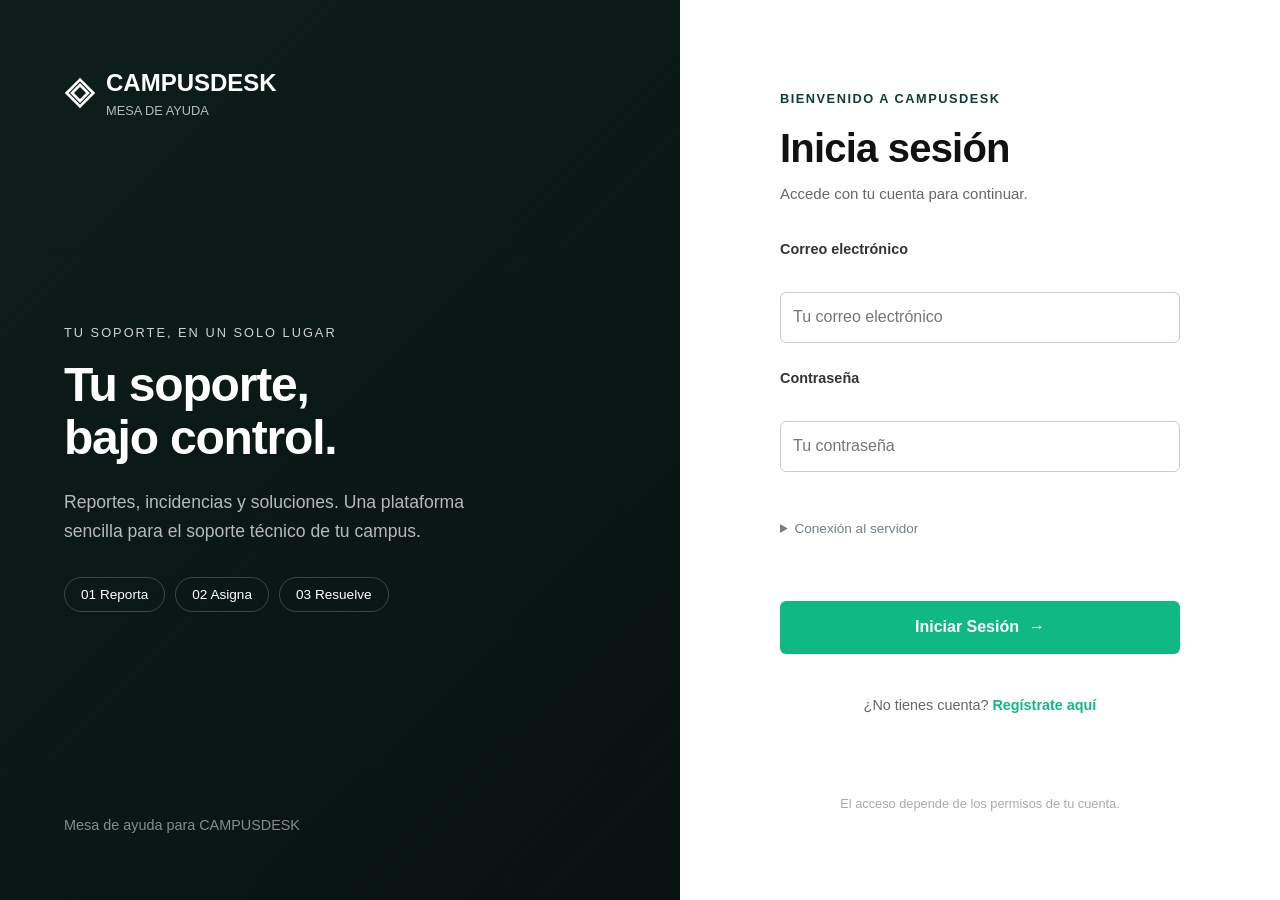
<file: Frontend/index.html>
<!DOCTYPE html>
<html lang="es">
<head>
    <meta charset="UTF-8">
    <meta name="viewport" content="width=device-width, initial-scale=1.0">
    <title>CAMPUSDESK - Inicio de sesión</title>
    <link rel="stylesheet" href="styles.css"> <!-- Reutiliza tus estilos existentes -->
    <style>
        /* Ajustes y personalización para la marca CAMPUSDESK */
        :root {
            --color-principal: #0E3E35;
            --color-acento: #10B981;
            --color-oscuro: #0D1E1B;
        }
        .banner-izq {
            background: linear-gradient(135deg, var(--color-oscuro) 0%, #081210 100%);
        }
        .btn-primario {
            background-color: var(--color-acento);
            border: none;
            color: white;
            cursor: pointer;
            transition: background 0.3s;
        }
        .btn-primario:hover {
            background-color: #059669;
        }
    </style>
</head>
<body>
    <div class="split-container" style="display: flex; min-height: 100vh;">
        <!-- Panel Izquierdo (Branding CAMPUSDESK) -->
        <div class="banner-izq" style="flex: 1; color: white; padding: 4rem; display: flex; flex-direction: column; justify-content: space-between; background-color: #0D1E1B;">
            <div>
                <div class="logo" style="display: flex; align-items: center; gap: 10px; font-weight: bold; font-size: 1.5rem;">
                    <!-- Icono de rombos entrelazados de la plantilla -->
                    <svg width="32" height="32" viewBox="0 0 24 24" fill="none" stroke="currentColor" stroke-width="2">
                        <path d="M12 2L2 12l10 10 10-10L12 2z"/>
                        <path d="M12 6L6 12l6 6 6-6-6-6z"/>
                    </svg>
                    <div>
                        <span>CAMPUSDESK</span>
                        <div style="font-size: 0.8rem; font-weight: normal; opacity: 0.7;">MESA DE AYUDA</div>
                    </div>
                </div>
            </div>

            <div style="max-width: 450px;">
                <p style="text-transform: uppercase; font-size: 0.8rem; letter-spacing: 2px; opacity: 0.8; margin-bottom: 1rem;">Tu soporte, en un solo lugar</p>
                <h1 style="font-size: 3rem; font-weight: 800; line-height: 1.1; margin-bottom: 1.5rem;">Tu soporte,<br>bajo control.</h1>
                <p style="font-size: 1.1rem; opacity: 0.7; line-height: 1.6;">Reportes, incidencias y soluciones. Una plataforma sencilla para el soporte técnico de tu campus.</p>

                <div style="display: flex; gap: 10px; margin-top: 2rem;">
                    <span style="border: 1px solid rgba(255,255,255,0.2); padding: 6px 16px; border-radius: 20px; font-size: 0.85rem;">01 Reporta</span>
                    <span style="border: 1px solid rgba(255,255,255,0.2); padding: 6px 16px; border-radius: 20px; font-size: 0.85rem;">02 Asigna</span>
                    <span style="border: 1px solid rgba(255,255,255,0.2); padding: 6px 16px; border-radius: 20px; font-size: 0.85rem;">03 Resuelve</span>
                </div>
            </div>

            <div style="font-size: 0.9rem; opacity: 0.5;">
                Mesa de ayuda para CAMPUSDESK
            </div>
        </div>

        <!-- Panel Derecho (Formulario) -->
        <div class="panel-der" style="flex: 1; background: white; display: flex; flex-direction: column; justify-content: center; padding: 4rem; max-width: 600px;">
            <div style="width: 100%; max-width: 400px; margin: 0 auto;">
                <span style="color: #0E3E35; font-weight: bold; font-size: 0.8rem; letter-spacing: 1.5px; text-transform: uppercase;">Bienvenido a CAMPUSDESK</span>
                <h2 style="font-size: 2.5rem; font-weight: 700; margin: 0.5rem 0 0.2rem 0; color: #111;">Inicia sesión</h2>
                <p style="color: #666; margin-bottom: 2rem;">Accede con tu cuenta para continuar.</p>

                <form id="loginForm" style="display: flex; flex-direction: column; gap: 1.5rem;">
                    <div style="display: flex; flex-direction: column; gap: 0.5rem;">
                        <label for="email" style="font-weight: 600; font-size: 0.9rem; color: #333;">Correo electrónico</label>
                        <input type="email" id="email" required placeholder="Tu correo electrónico" style="padding: 12px; border: 1px solid #ccc; border-radius: 6px; font-size: 1rem;">
                    </div>

                    <div style="display: flex; flex-direction: column; gap: 0.5rem;">
                        <label for="password" style="font-weight: 600; font-size: 0.9rem; color: #333;">Contraseña</label>
                        <input type="password" id="password" required placeholder="Tu contraseña" style="padding: 12px; border: 1px solid #ccc; border-radius: 6px; font-size: 1rem;">
                    </div>

                    <details style="font-size: 0.85rem; color: #666; cursor: pointer;">
                        <summary>Conexión al servidor</summary>
                        <input type="text" id="apiUrl" value="http://localhost:8056" style="width: 100%; padding: 8px; margin-top: 5px; border: 1px solid #ddd; border-radius: 4px;">
                    </details>

                    <button type="submit" class="btn-primario" style="padding: 14px; border-radius: 6px; font-size: 1rem; font-weight: bold; display: flex; justify-content: center; align-items: center; gap: 10px; margin-top: 1rem;">
                        Iniciar Sesión <span>→</span>
                    </button>

                    <p style="text-align: center; font-size: 0.9rem; color: #666; margin-top: 1rem;">
                        ¿No tienes cuenta? <a href="registro.html" style="color: #10B981; font-weight: bold; text-decoration: none;">Regístrate aquí</a>
                    </p>
                </form>

                <div id="mensajeError" style="color: red; font-size: 0.9rem; margin-top: 1rem; text-align: center; display: none;"></div>
            </div>

            <div style="text-align: center; font-size: 0.8rem; color: #aaa; margin-top: 4rem;">
                El acceso depende de los permisos de tu cuenta.
            </div>
        </div>
    </div>

    <!-- Script de autenticación -->
    <script>
        const storedApiUrl = localStorage.getItem('api_url')
            || (window.location.port === '5506' ? window.location.origin : 'http://localhost:8056');
        const apiUrlInput = document.getElementById('apiUrl');
        if (apiUrlInput) apiUrlInput.value = storedApiUrl;

        // Verificación de sesión previa validando contrato con el backend (sin confiar a ciegas en el token)
        (async function verifyExistingSession() {
            const token = sessionStorage.getItem('token');
            if (!token) return;

            try {
                const resp = await fetch(`${storedApiUrl}/auth/me`, {
                    method: 'GET',
                    headers: { 'Authorization': 'Bearer ' + token }
                });

                if (resp.ok) {
                    window.location.replace('dashboard.html');
                } else {
                    // Token inválido o revocado en Redis: limpiar almacenamiento
                    sessionStorage.removeItem('token');
                    sessionStorage.removeItem('jwt_token');
                    sessionStorage.removeItem('role');
                    sessionStorage.removeItem('user_role');
                    sessionStorage.removeItem('userEmail');
                    sessionStorage.removeItem('user_email');
                }
            } catch (e) {
                // Si el backend no está accesible, no redirigir a ciegas
            }
        })();

        document.getElementById('loginForm').addEventListener('submit', async (e) => {
            e.preventDefault();
            const email = document.getElementById('email').value.trim();
            const password = document.getElementById('password').value;
            const baseUrl = (document.getElementById('apiUrl').value || storedApiUrl).trim();
            const errorDiv = document.getElementById('mensajeError');

            errorDiv.style.display = 'none';

            try {
                const response = await fetch(`${baseUrl}/auth/login`, {
                    method: 'POST',
                    headers: { 'Content-Type': 'application/json' },
                    body: JSON.stringify({ email, password })
                });

                if (response.ok) {
                    const data = await response.json();
                    const role = data.role || data.rol || 'USER';
                    sessionStorage.setItem('token', data.token);
                    sessionStorage.setItem('jwt_token', data.token);
                    sessionStorage.setItem('role', role);
                    sessionStorage.setItem('user_role', role);
                    sessionStorage.setItem('userEmail', email);
                    sessionStorage.setItem('user_email', email);

                    // Almacenar URL de la API para que las demás páginas la usen
                    localStorage.setItem('api_url', baseUrl);
                    localStorage.setItem('nexo.base', baseUrl);

                    window.location.href = 'dashboard.html'; // Redirige al Dashboard
                } else {
                    const errData = await response.json().catch(() => null);
                    const errorMsg = (errData && (errData.message || errData.error)) || 'Credenciales inválidas. Verifica tu correo y contraseña.';
                    errorDiv.textContent = errorMsg;
                    errorDiv.style.display = 'block';
                }
            } catch (error) {
                errorDiv.textContent = `No se pudo conectar con el servidor (${baseUrl}). Verifica que el Backend esté encendido.`;
                errorDiv.style.display = 'block';
            }
        });
    </script>
</body>
</html>
</file>
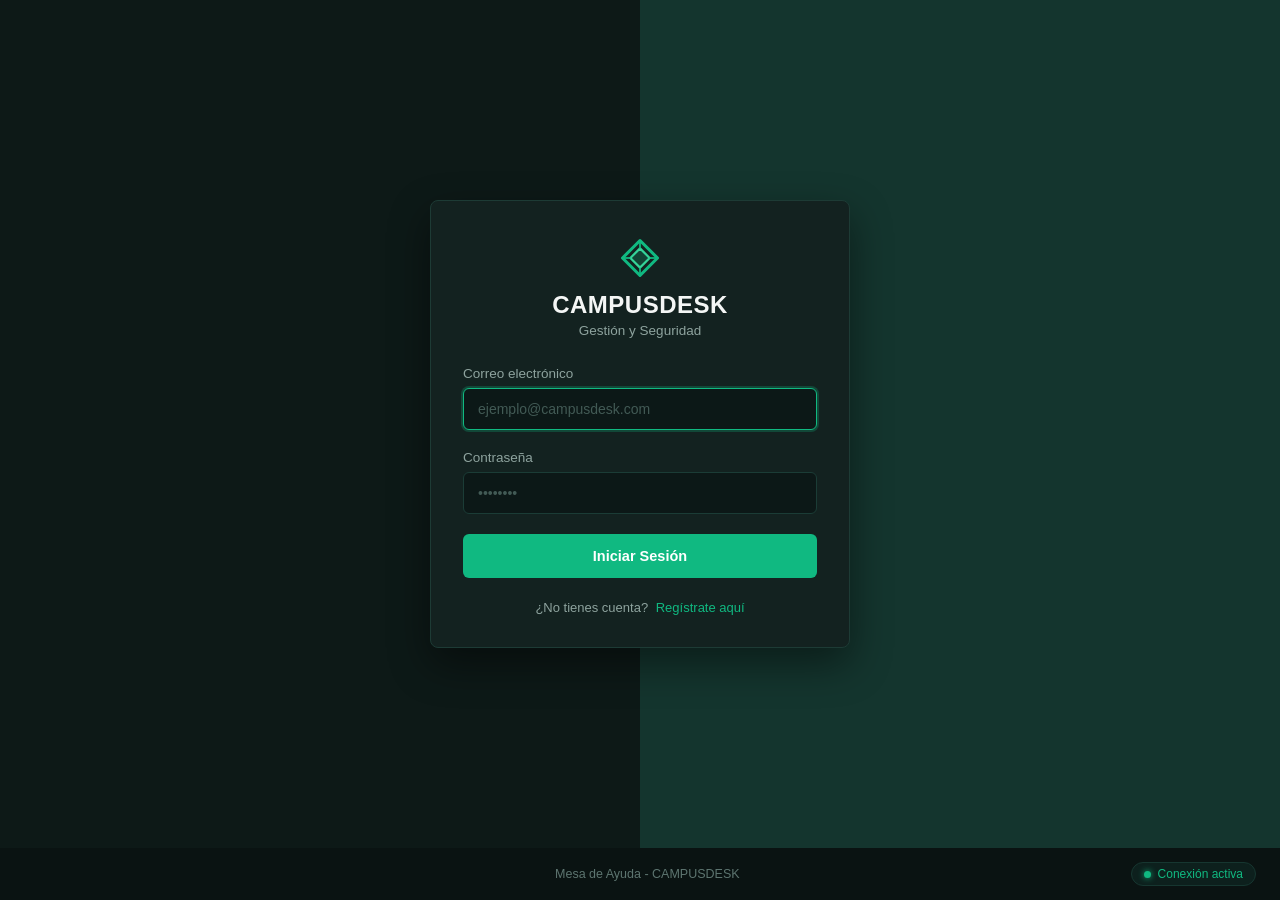
<file: Frontend/dashboard.html>
<!DOCTYPE html>
<html lang="es">
<head>
  <meta charset="UTF-8">
  <meta name="viewport" content="width=device-width, initial-scale=1.0">
  <title>Mesa de Ayuda · CAMPUSDESK</title>
  <!-- Guardián de autenticación -->
  <script src="auth-guard.js"></script>
  <link rel="stylesheet" href="styles.css">
</head>
<body class="campus-app">

  <!-- Barra de Navegación Superior -->
  <header class="campus-navbar">
    <div class="campus-brand">
      <svg width="34" height="34" viewBox="0 0 48 48" fill="none" xmlns="http://www.w3.org/2000/svg" aria-label="Logo CAMPUSDESK">
        <polygon points="24,4 44,24 24,44 4,24" stroke="#10B981" stroke-width="3.5" fill="none" stroke-linejoin="round"/>
        <polygon points="24,13 35,24 24,35 13,24" stroke="#34D399" stroke-width="2.5" fill="rgba(16, 185, 129, 0.25)" stroke-linejoin="round"/>
        <line x1="24" y1="4" x2="24" y2="13" stroke="#10B981" stroke-width="2"/>
        <line x1="24" y1="35" x2="24" y2="44" stroke="#10B981" stroke-width="2"/>
        <line x1="4" y1="24" x2="13" y2="24" stroke="#10B981" stroke-width="2"/>
        <line x1="35" y1="24" x2="44" y2="24" stroke="#10B981" stroke-width="2"/>
      </svg>
      <div>
        <h2 class="campus-brand-title">CAMPUSDESK</h2>
        <span class="campus-brand-sub">TechNova Solutions · Soporte</span>
      </div>
    </div>

    <nav class="navbar-nav" style="display: flex; gap: 8px; align-items: center;">
      <button class="btn-campus-secondary active-view-btn" id="btnNavHelpdesk" style="padding: 6px 14px; font-size: 13px; font-weight: 600; cursor: pointer;">
        📋 Mesa de Ayuda
      </button>
      <button class="btn-campus-secondary" id="btnNavAdmin" style="display: none; padding: 6px 14px; font-size: 13px; font-weight: 600; cursor: pointer;">
        👥 Administración
      </button>
    </nav>

    <div class="navbar-user">
      <div class="user-chip">
        <span id="navUserEmail" style="font-size: 13.5px; font-weight: 500;">cargando...</span>
        <span id="navUserRole" class="role-pill user">USER</span>
      </div>
      <button class="btn-ghost-logout" id="btnLogout" title="Cerrar sesión activa">Cerrar Sesión</button>
    </div>
  </header>

  <!-- Contenido Principal -->
  <main class="campus-main">

    <!-- Sección 1: Mesa de Ayuda (Tickets & Métricas) -->
    <div id="sectionHelpdesk">
      <!-- Encabezado de Vista -->
      <section class="view-header">
        <div class="view-title">
          <h1>Mesa de Ayuda & Incidencias</h1>
          <p>Monitoreo centralizado, control de flujo y trazabilidad en tiempo real</p>
        </div>
        <div class="view-actions">
          <button class="btn-campus-secondary" id="btnRefresh" title="Recargar tickets y métricas">
            <span>↻ Actualizar</span>
          </button>
          <button class="btn-campus-primary" id="btnOpenCreateModal">
            <span>+ Nueva Incidencia</span>
          </button>
        </div>
      </section>

      <!-- Tarjetas de Métricas del Dashboard (RF-07) -->
      <section class="metrics-grid">
        <div class="metric-card m-total" data-filter="" id="cardTotal">
          <div class="metric-num" id="metricTotal">0</div>
          <div class="metric-lbl">Total Incidencias</div>
        </div>
        <div class="metric-card m-abierta" data-filter="ABIERTA" id="cardAbierta">
          <div class="metric-num" id="metricAbiertas">0</div>
          <div class="metric-lbl">Abiertas</div>
        </div>
        <div class="metric-card m-asignada" data-filter="ASIGNADA" id="cardAsignada">
          <div class="metric-num" id="metricAsignadas">0</div>
          <div class="metric-lbl">Asignadas</div>
        </div>
        <div class="metric-card m-proceso" data-filter="EN_PROCESO" id="cardProceso">
          <div class="metric-num" id="metricEnProceso">0</div>
          <div class="metric-lbl">En Proceso</div>
        </div>
        <div class="metric-card m-resuelta" data-filter="RESUELTA" id="cardResuelta">
          <div class="metric-num" id="metricResueltas">0</div>
          <div class="metric-lbl">Resueltas</div>
        </div>
        <div class="metric-card m-cerrada" data-filter="CERRADA" id="cardCerrada">
          <div class="metric-num" id="metricCerradas">0</div>
          <div class="metric-lbl">Cerradas</div>
        </div>
      </section>

      <!-- Barra de Filtros y Búsqueda -->
      <section class="toolbar-card">
        <div class="toolbar-search">
          <input type="text" id="searchInput" placeholder="Buscar por título o #ID de ticket...">
        </div>
        <div class="toolbar-selects">
          <select id="filterStatus" aria-label="Filtrar por estado">
            <option value="">Estado: Todos</option>
            <option value="ABIERTA">Abierta</option>
            <option value="ASIGNADA">Asignada</option>
            <option value="EN_PROCESO">En Proceso</option>
            <option value="RESUELTA">Resuelta</option>
            <option value="CERRADA">Cerrada</option>
          </select>

          <select id="filterPriority" aria-label="Filtrar por prioridad">
            <option value="">Prioridad: Todas</option>
            <option value="BAJA">Baja</option>
            <option value="MEDIA">Media</option>
            <option value="ALTA">Alta</option>
            <option value="CRITICA">Crítica</option>
          </select>

          <select id="filterCategory" aria-label="Filtrar por categoría">
            <option value="">Categoría: Todas</option>
            <option value="HARDWARE">Hardware</option>
            <option value="SOFTWARE">Software</option>
            <option value="REDES">Redes</option>
            <option value="ACCESOS">Accesos</option>
            <option value="OTROS">Otros</option>
          </select>

          <button class="btn-campus-secondary" id="btnResetFilters" style="padding: 9px 12px; font-size: 13px;">Limpiar</button>
        </div>
      </section>

      <!-- Tabla de Incidencias -->
      <section class="table-card">
        <div class="table-responsive">
          <table class="campus-table">
            <thead>
              <tr>
                <th style="width: 60px;"># ID</th>
                <th>Título</th>
                <th>Categoría</th>
                <th>Prioridad</th>
                <th>Estado</th>
                <th>Solicitante</th>
                <th>Técnico Asignado</th>
                <th>Fecha Creación</th>
                <th style="text-align: right;">Acciones</th>
              </tr>
            </thead>
            <tbody id="ticketsTableBody">
              <tr>
                <td colspan="9" style="text-align: center; padding: 40px; color: #64748B;">
                  Cargando incidencias del servidor...
                </td>
              </tr>
            </tbody>
          </table>
        </div>
      </section>
    </div>

    <!-- Sección 2: Administración de Usuarios (F2 - Exclusivo ADMIN) -->
    <div id="sectionAdmin" style="display: none;">
      <section class="view-header">
        <div class="view-title">
          <h1>Administración de Usuarios del Sistema</h1>
          <p>Supervisión centralizada de cuentas de usuario, personal técnico y asignación de incidencias</p>
        </div>
        <div class="view-actions">
          <button class="btn-campus-secondary" id="btnRefreshAdminUsers" title="Recargar usuarios">
            <span>↻ Actualizar Usuarios</span>
          </button>
        </div>
      </section>

      <!-- Barra de Filtros de Usuarios -->
      <section class="toolbar-card">
        <div class="toolbar-search">
          <input type="text" id="searchUserInput" placeholder="Buscar usuario por nombre o correo electrónico...">
        </div>
        <div class="toolbar-selects">
          <select id="filterUserRole" aria-label="Filtrar por rol">
            <option value="">Todos los roles</option>
            <option value="ADMIN">Administrador (ADMIN)</option>
            <option value="TECHNICIAN">Técnico de Soporte (TECHNICIAN)</option>
            <option value="USER">Usuario Solicitante (USER)</option>
          </select>
          <button class="btn-campus-secondary" id="btnResetUserFilters" style="padding: 9px 12px; font-size: 13px;">Limpiar</button>
        </div>
      </section>

      <!-- Tabla de Usuarios Registrados -->
      <section class="table-card">
        <div class="table-responsive">
          <table class="campus-table">
            <thead>
              <tr>
                <th style="width: 70px;"># ID</th>
                <th>Nombre</th>
                <th>Correo Institucional</th>
                <th>Rol en el Sistema</th>
                <th style="text-align: right;">Acciones de Soporte</th>
              </tr>
            </thead>
            <tbody id="usersTableBody">
              <tr>
                <td colspan="5" style="text-align: center; padding: 40px; color: #64748B;">
                  Cargando usuarios registrados...
                </td>
              </tr>
            </tbody>
          </table>
        </div>
      </section>
    </div>

  </main>

  <!-- Modal: Crear / Editar Incidencia (RF-03, F1) -->
  <div class="modal-overlay" id="modalCreateTicket">
    <div class="modal-container">
      <div class="modal-header">
        <h3 id="modalCreateTicketTitle">Crear Nueva Incidencia</h3>
        <button class="modal-close-btn" id="btnCloseCreateModal" type="button">&times;</button>
      </div>
      <form id="formCreateTicket">
        <input type="hidden" id="editTicketId" value="">
        <div class="modal-body">
          <div style="margin-bottom: 16px;">
            <label for="newTitle" style="font-weight: 600; font-size: 13px; color: #334155;">Título del problema *</label>
            <input type="text" id="newTitle" required minlength="5" maxlength="150" placeholder="Ej. Falla de conectividad Wi-Fi en Aula Magna" style="width: 100%; padding: 10px; border: 1px solid #CBD5E1; border-radius: 6px;">
          </div>

          <div style="display: grid; grid-template-columns: 1fr 1fr 1fr; gap: 14px; margin-bottom: 16px;">
            <div>
              <label for="newCategory" style="font-weight: 600; font-size: 13px; color: #334155;">Categoría *</label>
              <select id="newCategory" required style="width: 100%; padding: 10px; border: 1px solid #CBD5E1; border-radius: 6px;">
                <option value="REDES">Redes</option>
                <option value="HARDWARE">Hardware</option>
                <option value="SOFTWARE">Software</option>
                <option value="ACCESOS">Accesos</option>
                <option value="OTROS">Otros</option>
              </select>
            </div>
            <div>
              <label for="newPriority" style="font-weight: 600; font-size: 13px; color: #334155;">Prioridad *</label>
              <select id="newPriority" required style="width: 100%; padding: 10px; border: 1px solid #CBD5E1; border-radius: 6px;">
                <option value="BAJA">Baja</option>
                <option value="MEDIA" selected>Media</option>
                <option value="ALTA">Alta</option>
                <option value="CRITICA">Crítica</option>
              </select>
            </div>
            <div>
              <label for="newStatus" style="font-weight: 600; font-size: 13px; color: #334155;">Estado *</label>
              <select id="newStatus" required style="width: 100%; padding: 10px; border: 1px solid #CBD5E1; border-radius: 6px;">
                <option value="ABIERTA" selected>Abierta</option>
                <option value="ASIGNADA">Asignada</option>
                <option value="EN_PROCESO">En Proceso</option>
                <option value="RESUELTA">Resuelta</option>
                <option value="CERRADA">Cerrada</option>
              </select>
            </div>
          </div>

          <div style="margin-bottom: 8px;">
            <label for="newDescription" style="font-weight: 600; font-size: 13px; color: #334155;">Descripción detallada *</label>
            <textarea id="newDescription" rows="4" required minlength="10" placeholder="Describa el comportamiento observado, mensajes de error y ubicación específica..." style="width: 100%; padding: 10px; border: 1px solid #CBD5E1; border-radius: 6px; resize: vertical;"></textarea>
          </div>
        </div>
        <div class="modal-footer">
          <button type="button" class="btn-campus-secondary" id="btnCancelCreate">Cancelar</button>
          <button type="submit" class="btn-campus-primary" id="btnSubmitCreate">Guardar Incidencia</button>
        </div>
      </form>
    </div>
  </div>

  <!-- Modal: Detalle Integral del Ticket (RF-04, RF-05, RF-06) -->
  <div class="modal-overlay" id="modalDetailTicket">
    <div class="modal-container" style="max-width: 760px;">
      <div class="modal-header">
        <div>

          <span style="font-size: 12px; font-weight: 700; color: #64748B;" id="detailTicketId">#0</span>
          <h3 style="margin-top: 2px;" id="detailTicketTitle">Cargando...</h3>
        </div>
        <button class="modal-close-btn" id="btnCloseDetailModal">&times;</button>
      </div>

      <div class="modal-body">
        <!-- Pestañas del Modal -->
        <div class="modal-tabs">
          <button class="tab-btn active" data-tab="tab-info" id="btnTabInfo">Detalle y Acciones</button>
          <button class="tab-btn" data-tab="tab-comments" id="btnTabComments">Comentarios (<span id="detailCommentCount">0</span>)</button>
          <button class="tab-btn" data-tab="tab-history" id="btnTabHistory">Trazabilidad / Auditoría</button>
        </div>

        <!-- Pestaña 1: Detalle y Acciones de Flujo -->
        <div id="tab-info" class="tab-content">
          <div class="detail-grid">
            <div class="detail-cell">
              <div class="detail-cell-lbl">Estado Actual</div>
              <div class="detail-cell-val" id="detailStatusBadge"></div>
            </div>
            <div class="detail-cell">
              <div class="detail-cell-lbl">Prioridad</div>
              <div class="detail-cell-val" id="detailPriorityBadge"></div>
            </div>
            <div class="detail-cell">
              <div class="detail-cell-lbl">Solicitante</div>
              <div class="detail-cell-val" id="detailSolicitante">—</div>
            </div>
            <div class="detail-cell">
              <div class="detail-cell-lbl">Técnico Asignado</div>
              <div class="detail-cell-val" id="detailTecnico">—</div>
            </div>
          </div>

          <div style="margin-bottom: 20px;">
            <div style="font-size: 12px; font-weight: 700; color: #64748B; text-transform: uppercase; margin-bottom: 6px;">Descripción</div>
            <div class="description-box" id="detailDescription"></div>
          </div>

          <!-- Panel Dinámico de Transiciones según Rol y Estado Actual -->
          <div id="dynamicActionPanel">
            <!-- Renderizado dinámico vía JavaScript -->
          </div>
        </div>

        <!-- Pestaña 2: Comentarios (RF-05) -->
        <div id="tab-comments" class="tab-content" style="display: none;">
          <div class="comments-list" id="commentsContainer">
            <!-- Lista de comentarios cronológicos -->
          </div>

          <div id="commentFormContainer">
            <form id="formAddComment" style="margin-top: 14px;">
              <textarea id="commentContent" rows="3" required placeholder="Escriba una nota o actualización técnica sobre esta incidencia..." style="width: 100%; padding: 10px; border: 1px solid #CBD5E1; border-radius: 6px; resize: vertical;"></textarea>
              <div style="text-align: right; margin-top: 8px;">
                <button type="submit" class="btn-campus-primary" style="padding: 8px 16px; font-size: 13.5px;" id="btnSubmitComment">
                  Agregar Comentario
                </button>
              </div>
            </form>
          </div>
        </div>

        <!-- Pestaña 3: Historial y Auditoría (RF-06) -->
        <div id="tab-history" class="tab-content" style="display: none;">
          <div class="timeline" id="historyTimeline">
            <!-- Línea de tiempo cronológica -->
          </div>
        </div>

      </div>

      <div class="modal-footer">
        <button type="button" class="btn-campus-secondary" id="btnExitDetail">Cerrar</button>
      </div>
    </div>
  </div>

  <!-- Toast Notification -->
  <div class="campus-toast" id="toastBox">
    <span id="toastMessage">Operación realizada con éxito</span>
  </div>

  <!-- Lógica Integral en Vanilla JS -->
  <script src="app.js"></script>
</body>
</html>
</file>
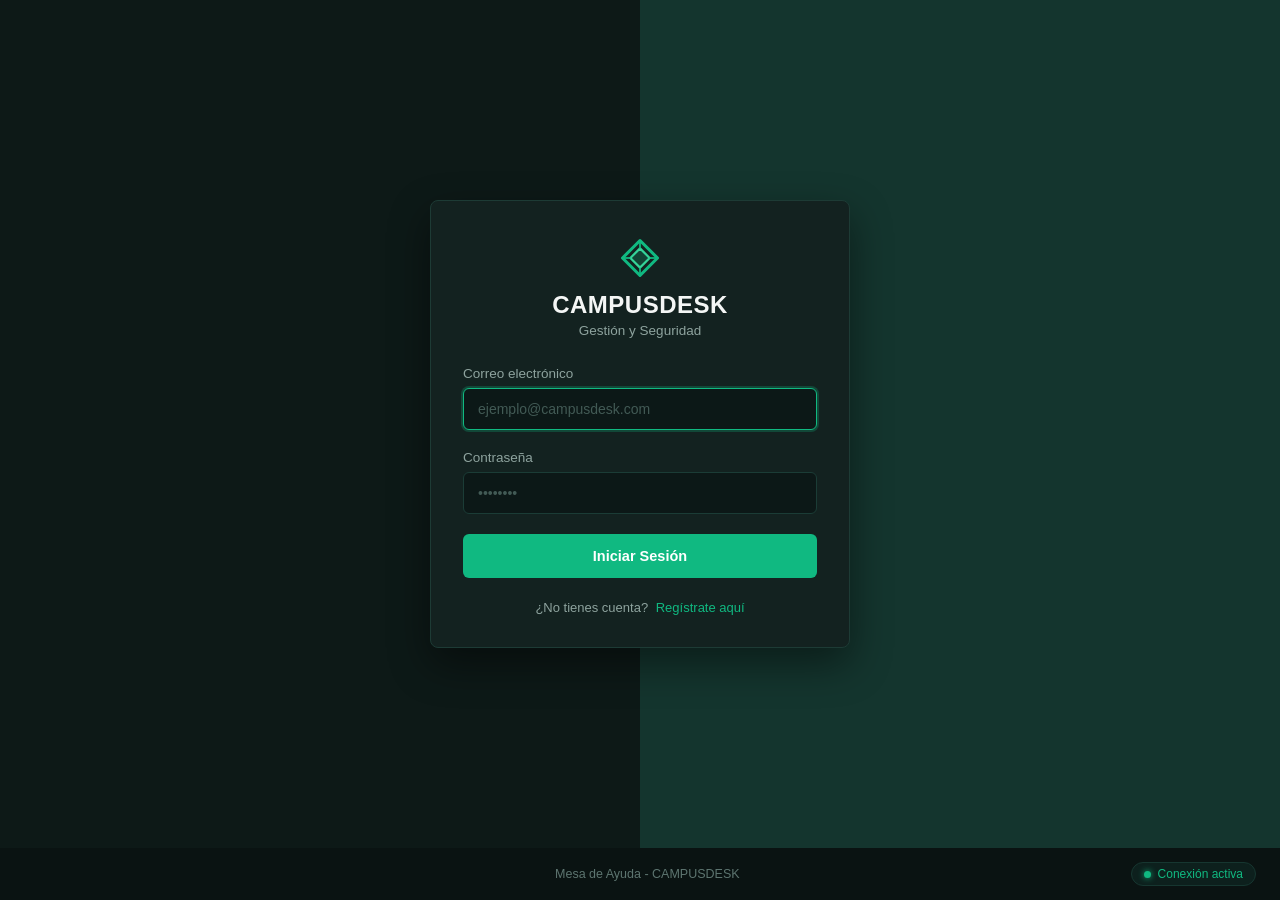
<file: Frontend/login.html>
<!DOCTYPE html>
<html lang="es">
<head>
  <meta charset="UTF-8">
  <meta name="viewport" content="width=device-width, initial-scale=1.0">
  <title>Iniciar Sesión · CAMPUSDESK</title>
  <link rel="stylesheet" href="auth.css">
</head>
<body>

  <!-- Contenedor principal de autenticación -->
  <main class="auth-wrapper">
    <div class="auth-card">

      <!-- Logo y título estilo NEXO -->
      <header class="auth-header">
        <div class="auth-logo-box">
          <svg width="42" height="42" viewBox="0 0 48 48" fill="none" xmlns="http://www.w3.org/2000/svg" aria-label="Logo CAMPUSDESK">
            <!-- Rombo exterior -->
            <polygon points="24,4 44,24 24,44 4,24" stroke="#10B981" stroke-width="3.5" fill="none" stroke-linejoin="round"/>
            <!-- Rombo interior -->
            <polygon points="24,13 35,24 24,35 13,24" stroke="#34D399" stroke-width="2.5" fill="rgba(16, 185, 129, 0.22)" stroke-linejoin="round"/>
            <!-- Conectores geométricos -->
            <line x1="24" y1="4" x2="24" y2="13" stroke="#10B981" stroke-width="2"/>
            <line x1="24" y1="35" x2="24" y2="44" stroke="#10B981" stroke-width="2"/>
            <line x1="4" y1="24" x2="13" y2="24" stroke="#10B981" stroke-width="2"/>
            <line x1="35" y1="24" x2="44" y2="24" stroke="#10B981" stroke-width="2"/>
          </svg>
        </div>
        <h1 class="auth-title">CAMPUSDESK</h1>
        <p class="auth-subtitle">Gestión y Seguridad</p>
      </header>

      <!-- Caja de alertas (error o éxito) -->
      <div id="alertBox" class="alert" role="alert"></div>

      <!-- Formulario de inicio de sesión -->
      <form id="loginForm" novalidate>
        <div class="form-group">
          <label class="form-label" for="email">Correo electrónico</label>
          <input
            type="email"
            id="email"
            name="email"
            class="form-input"
            placeholder="ejemplo@campusdesk.com"
            autocomplete="email"
            required
            autofocus
          >
        </div>

        <div class="form-group">
          <label class="form-label" for="password">Contraseña</label>
          <input
            type="password"
            id="password"
            name="password"
            class="form-input"
            placeholder="••••••••"
            autocomplete="current-password"
            required
          >
        </div>

        <button type="submit" id="submitBtn" class="btn-primary">
          <span>Iniciar Sesión</span>
        </button>
      </form>

      <!-- Enlace para registrarse -->
      <p class="auth-switch">
        ¿No tienes cuenta? <a href="registro.html" class="auth-link">Regístrate aquí</a>
      </p>

    </div>
  </main>

  <!-- Pie de página con estado de conexión -->
  <footer class="auth-footer">
    <div style="width: 140px;"></div>
    <div class="auth-footer-center">Mesa de Ayuda - CAMPUSDESK</div>
    <div class="status-badge">
      <span class="status-dot"></span>
      <span>Conexión activa</span>
    </div>
  </footer>

  <script>
    'use strict';

    const loginForm = document.getElementById('loginForm');
    const alertBox = document.getElementById('alertBox');
    const submitBtn = document.getElementById('submitBtn');

    const BASE_URL = localStorage.getItem('api_url')
      || (window.location.port === '5506' ? window.location.origin : 'http://localhost:8056');
    const API_URL = `${BASE_URL}/auth/login`;

    // Verificación de sesión previa validando contrato con el backend (sin confiar a ciegas en el token)
    (async function verifyExistingSession() {
      const token = sessionStorage.getItem('token');
      if (!token) return;

      try {
        const resp = await fetch(`${BASE_URL}/auth/me`, {
          method: 'GET',
          headers: {
            'Authorization': 'Bearer ' + token
          }
        });

        if (resp.ok) {
          window.location.replace('dashboard.html');
        } else {
          // Si el token es inválido o expiró en Redis, purgar almacenamiento local
          sessionStorage.removeItem('token');
          sessionStorage.removeItem('jwt_token');
          sessionStorage.removeItem('role');
          sessionStorage.removeItem('user_role');
          sessionStorage.removeItem('userEmail');
          sessionStorage.removeItem('user_email');
        }
      } catch (e) {
        // Si el backend no está disponible, no redirigir a ciegas
      }
    })();

    function showAlert(message, type = 'error') {
      alertBox.textContent = message;
      alertBox.className = `alert ${type}`;
    }

    function clearAlert() {
      alertBox.textContent = '';
      alertBox.className = 'alert';
    }

    loginForm.addEventListener('submit', async (e) => {
      e.preventDefault();
      clearAlert();

      const email = document.getElementById('email').value.trim();
      const password = document.getElementById('password').value;

      // Validación básica en el cliente
      if (!email || !password) {
        showAlert('Por favor completa todos los campos.');
        return;
      }

      submitBtn.disabled = true;
      submitBtn.innerHTML = '<span>Verificando...</span>';

      try {
        const response = await fetch(API_URL, {
          method: 'POST',
          headers: {
            'Content-Type': 'application/json'
          },
          body: JSON.stringify({ email, password })
        });

        const data = await response.json().catch(() => null);

        if (!response.ok) {
          const errorMessage = (data && (data.message || data.error)) || 'Credenciales inválidas. Verifica tu correo y contraseña.';
          showAlert(errorMessage, 'error');
          return;
        }

        // Si es exitoso, almacenar token JWT y rol en sessionStorage
        if (data && data.token) {
          const role = data.role || data.rol || 'USER';
          sessionStorage.setItem('token', data.token);
          sessionStorage.setItem('jwt_token', data.token);
          sessionStorage.setItem('role', role);
          sessionStorage.setItem('user_role', role);
          sessionStorage.setItem('userEmail', email);
          sessionStorage.setItem('user_email', email);
          localStorage.setItem('api_url', BASE_URL);

          showAlert('Autenticación exitosa. Redirigiendo...', 'success');

          setTimeout(() => {
            window.location.href = 'dashboard.html';
          }, 800);
        } else {
          showAlert('Error inesperado al procesar la respuesta del servidor.', 'error');
        }

      } catch (error) {
        showAlert(`No se pudo conectar con el servidor backend (${BASE_URL}). Verifica que el servicio esté en ejecución.`, 'error');
      } finally {
        submitBtn.disabled = false;
        submitBtn.innerHTML = '<span>Iniciar Sesión</span>';
      }
    });
  </script>
</body>
</html>
</file>
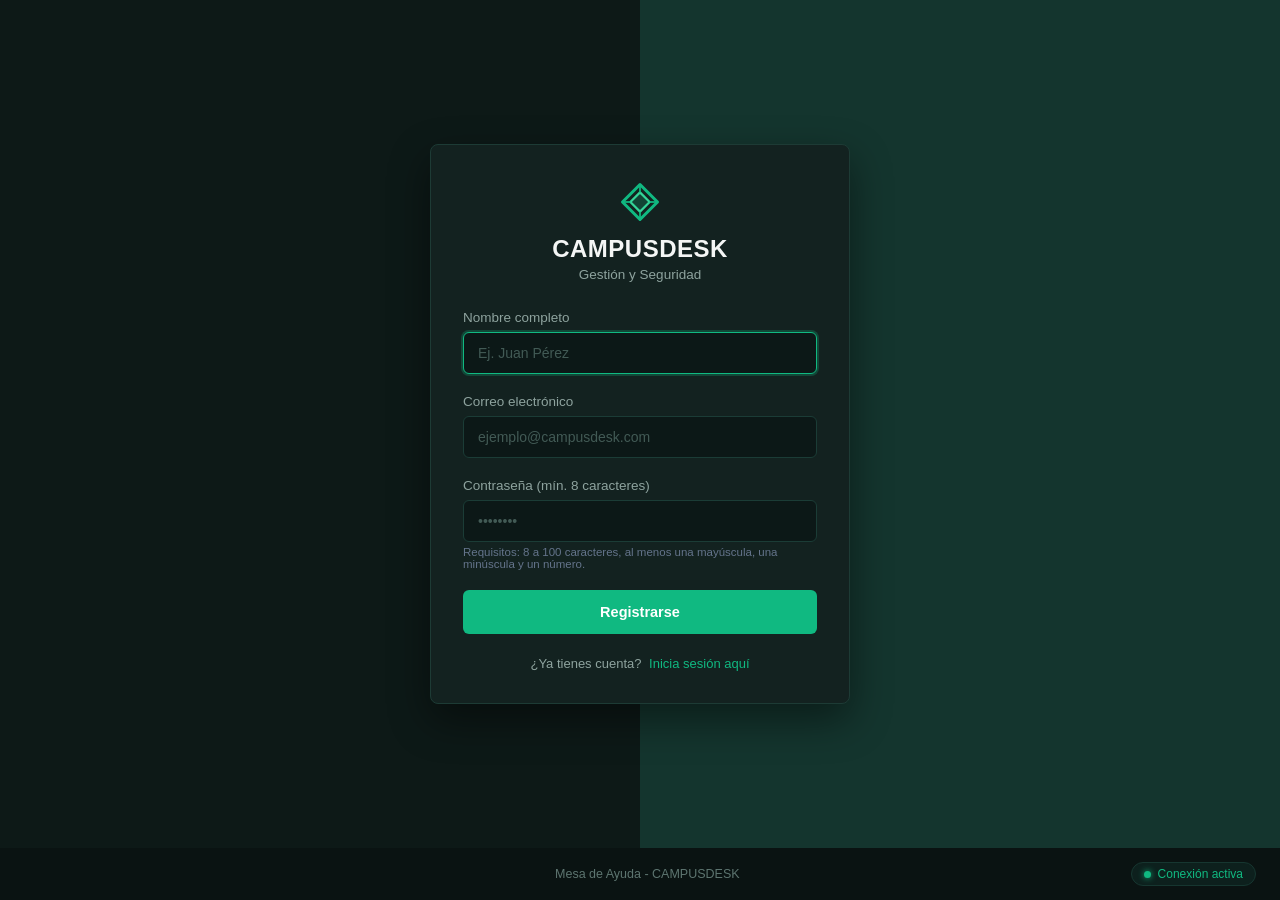
<file: Frontend/registro.html>
<!DOCTYPE html>
<html lang="es">
<head>
  <meta charset="UTF-8">
  <meta name="viewport" content="width=device-width, initial-scale=1.0">
  <title>Crear Cuenta · CAMPUSDESK</title>
  <link rel="stylesheet" href="auth.css">
</head>
<body>

  <!-- Contenedor principal de autenticación -->
  <main class="auth-wrapper">
    <div class="auth-card">

      <!-- Logo y título estilo NEXO -->
      <header class="auth-header">
        <div class="auth-logo-box">
          <svg width="42" height="42" viewBox="0 0 48 48" fill="none" xmlns="http://www.w3.org/2000/svg" aria-label="Logo CAMPUSDESK">
            <!-- Rombo exterior -->
            <polygon points="24,4 44,24 24,44 4,24" stroke="#10B981" stroke-width="3.5" fill="none" stroke-linejoin="round"/>
            <!-- Rombo interior -->
            <polygon points="24,13 35,24 24,35 13,24" stroke="#34D399" stroke-width="2.5" fill="rgba(16, 185, 129, 0.22)" stroke-linejoin="round"/>
            <!-- Conectores geométricos -->
            <line x1="24" y1="4" x2="24" y2="13" stroke="#10B981" stroke-width="2"/>
            <line x1="24" y1="35" x2="24" y2="44" stroke="#10B981" stroke-width="2"/>
            <line x1="4" y1="24" x2="13" y2="24" stroke="#10B981" stroke-width="2"/>
            <line x1="35" y1="24" x2="44" y2="24" stroke="#10B981" stroke-width="2"/>
          </svg>
        </div>
        <h1 class="auth-title">CAMPUSDESK</h1>
        <p class="auth-subtitle">Gestión y Seguridad</p>
      </header>

      <!-- Caja de alertas (error o éxito) -->
      <div id="alertBox" class="alert" role="alert"></div>

      <!-- Formulario de registro -->
      <form id="registerForm" novalidate>
        <div class="form-group">
          <label class="form-label" for="nombre">Nombre completo</label>
          <input
            type="text"
            id="nombre"
            name="nombre"
            class="form-input"
            placeholder="Ej. Juan Pérez"
            autocomplete="name"
            required
            autofocus
          >
        </div>

        <div class="form-group">
          <label class="form-label" for="email">Correo electrónico</label>
          <input
            type="email"
            id="email"
            name="email"
            class="form-input"
            placeholder="ejemplo@campusdesk.com"
            autocomplete="email"
            required
          >
        </div>

        <div class="form-group">
          <label class="form-label" for="password">Contraseña (mín. 8 caracteres)</label>
          <input
            type="password"
            id="password"
            name="password"
            class="form-input"
            placeholder="••••••••"
            autocomplete="new-password"
            minlength="8"
            maxlength="100"
            required
          >
          <small style="display: block; color: #64748B; font-size: 11.5px; margin-top: 4px;">
            Requisitos: 8 a 100 caracteres, al menos una mayúscula, una minúscula y un número.
          </small>
        </div>

        <button type="submit" id="submitBtn" class="btn-primary">
          <span>Registrarse</span>
        </button>
      </form>

      <!-- Enlace para volver a iniciar sesión -->
      <p class="auth-switch">
        ¿Ya tienes cuenta? <a href="login.html" class="auth-link">Inicia sesión aquí</a>
      </p>

    </div>
  </main>

  <!-- Pie de página con estado de conexión -->
  <footer class="auth-footer">
    <div style="width: 140px;"></div>
    <div class="auth-footer-center">Mesa de Ayuda - CAMPUSDESK</div>
    <div class="status-badge">
      <span class="status-dot"></span>
      <span>Conexión activa</span>
    </div>
  </footer>

  <script>
    'use strict';

    const registerForm = document.getElementById('registerForm');
    const alertBox = document.getElementById('alertBox');
    const submitBtn = document.getElementById('submitBtn');

    const BASE_URL = localStorage.getItem('api_url')
      || (window.location.port === '5506' ? window.location.origin : 'http://localhost:8056');
    const API_URL = `${BASE_URL}/auth/register`;

    function showAlert(message, type = 'error') {
      alertBox.textContent = message;
      alertBox.className = `alert ${type}`;
    }

    function clearAlert() {
      alertBox.textContent = '';
      alertBox.className = 'alert';
    }

    registerForm.addEventListener('submit', async (e) => {
      e.preventDefault();
      clearAlert();

      const nombre = document.getElementById('nombre').value.trim();
      const email = document.getElementById('email').value.trim();
      const password = document.getElementById('password').value;

      // Validación en cliente
      if (!nombre || !email || !password) {
        showAlert('Por favor completa todos los campos.');
        return;
      }

      const passwordRegex = /^(?=.*[a-z])(?=.*[A-Z])(?=.*\d).{8,100}$/;
      if (!passwordRegex.test(password)) {
        showAlert('La contraseña debe tener entre 8 y 100 caracteres, e incluir al menos una mayúscula, una minúscula y un número.');
        return;
      }


      submitBtn.disabled = true;
      submitBtn.innerHTML = '<span>Registrando cuenta...</span>';

      try {
        const payload = {
          name: nombre,
          email: email,
          password: password
        };

        const response = await fetch(API_URL, {
          method: 'POST',
          headers: {
            'Content-Type': 'application/json'
          },
          body: JSON.stringify(payload)
        });

        const data = await response.json().catch(() => null);

        if (!response.ok) {
          let errorMsg = 'No se pudo completar el registro.';
          if (data) {
            if (data.message) errorMsg = data.message;
            else if (data.errors) {
              errorMsg = Object.values(data.errors).join('. ');
            } else if (typeof data === 'string') {
              errorMsg = data;
            }
          }
          showAlert(errorMsg, 'error');
          return;
        }

        showAlert('¡Cuenta creada exitosamente! Redirigiendo al inicio de sesión...', 'success');
        registerForm.reset();

        setTimeout(() => {
          window.location.href = 'login.html';
        }, 1500);

      } catch (error) {
        showAlert(`Error de conexión con el servidor (${BASE_URL}). Verifica que el backend esté activo.`, 'error');
      } finally {
        submitBtn.disabled = false;
        submitBtn.innerHTML = '<span>Registrarse</span>';
      }
    });
  </script>
</body>
</html>
</file>
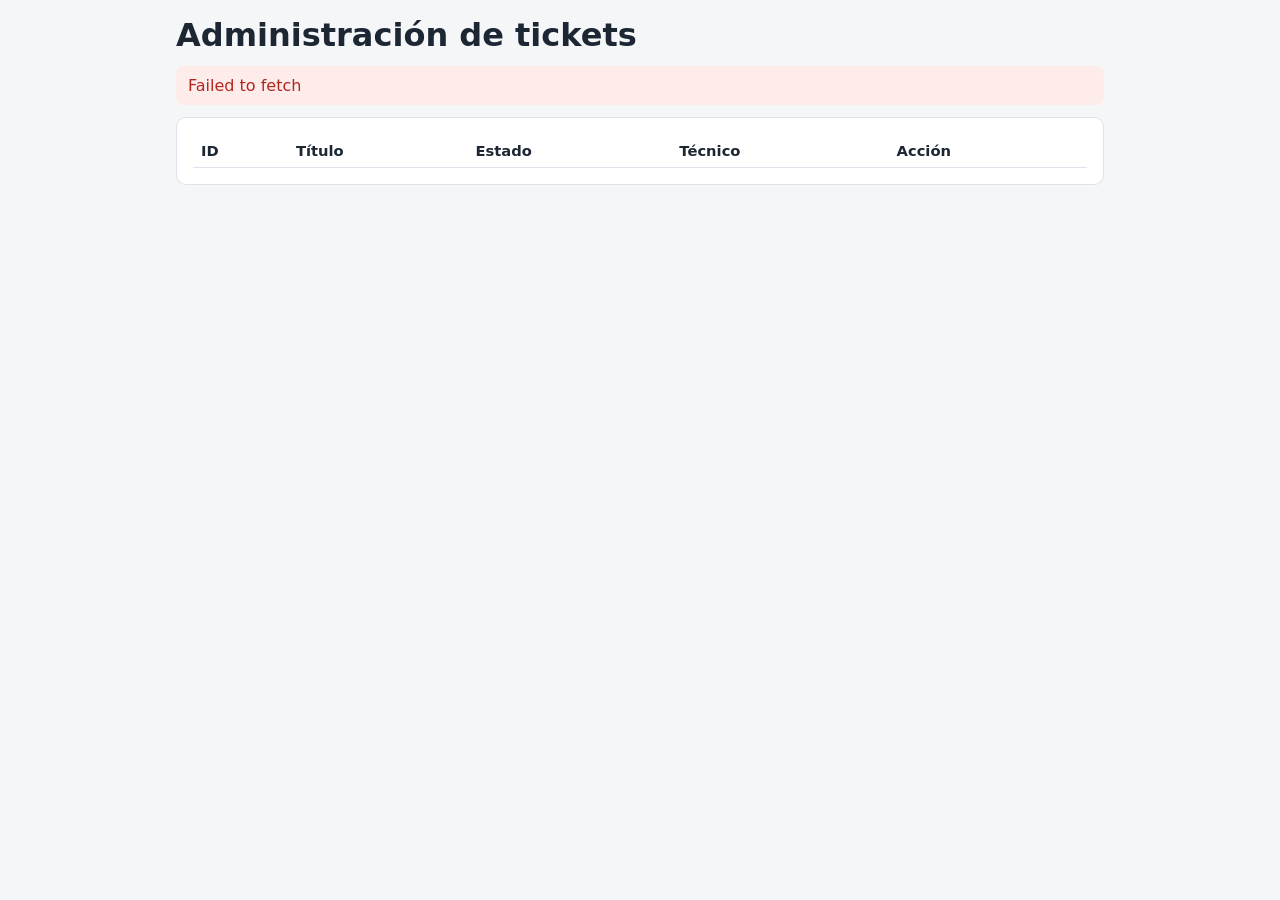
<file: Lisseth/frontend/admin.html>
<!DOCTYPE html>
<html lang="es"><head><meta charset="UTF-8"><meta name="viewport" content="width=device-width, initial-scale=1">
<title>Administración</title><link rel="stylesheet" href="css/persona3.css"></head>
<body><main>
  <h1>Administración de tickets</h1>
  <div id="admin-msg" class="msg"></div>
  <div class="card table-wrap"><table>
    <thead><tr><th>ID</th><th>Título</th><th>Estado</th><th>Técnico</th><th>Acción</th></tr></thead>
    <tbody id="admin-body"></tbody></table></div>
</main>
<script src="js/api.js"></script><script src="js/admin.js"></script></body></html>
</file>
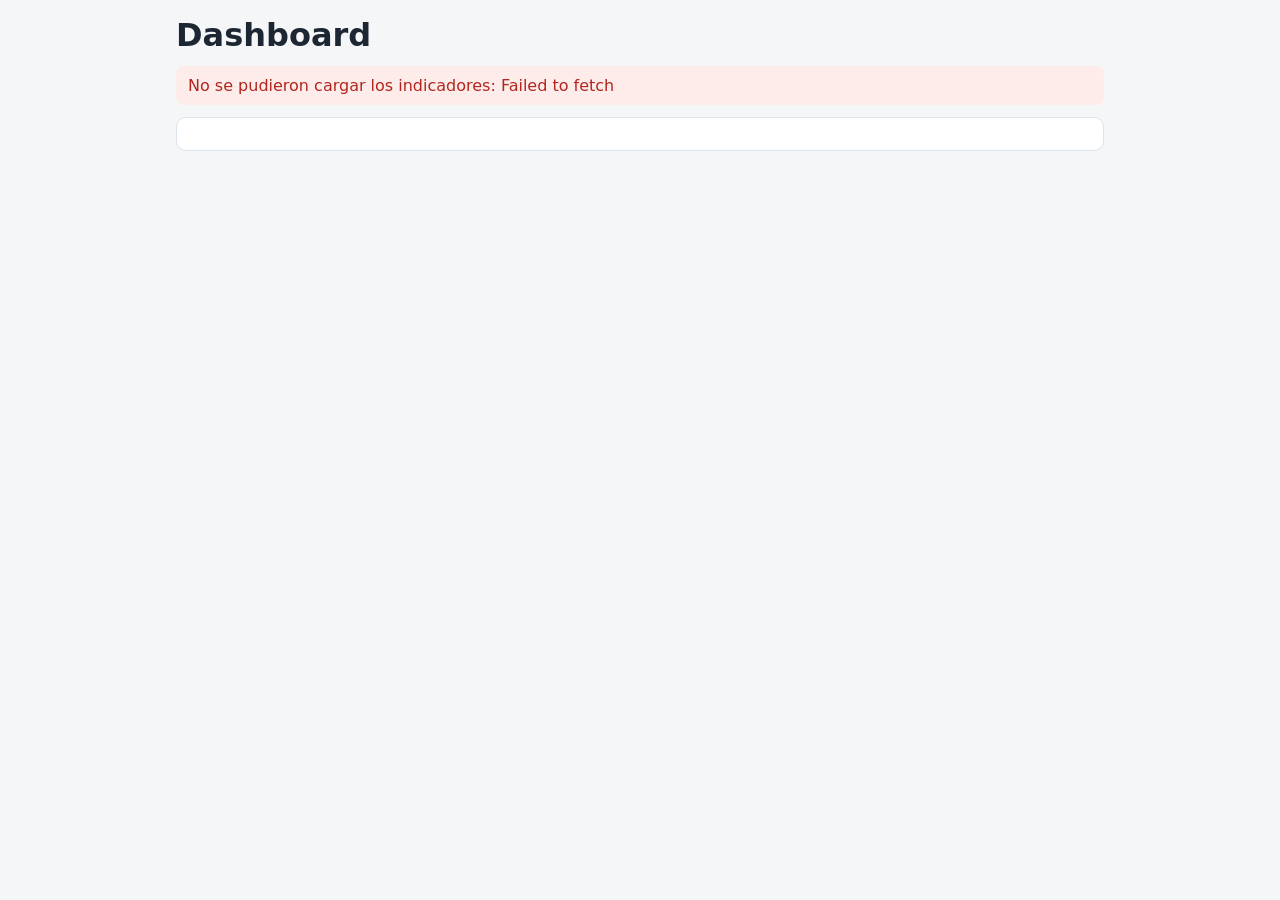
<file: Lisseth/frontend/dashboard.html>
<!DOCTYPE html>
<html lang="es"><head><meta charset="UTF-8"><meta name="viewport" content="width=device-width, initial-scale=1">
<title>Dashboard</title><link rel="stylesheet" href="css/persona3.css"></head>
<body><main>
  <h1>Dashboard</h1>
  <div id="dash-msg" class="msg"></div>
  <div class="card"><div id="stats-grid" class="grid"></div></div>
</main>
<script src="js/api.js"></script><script src="js/dashboard.js"></script></body></html>
</file>
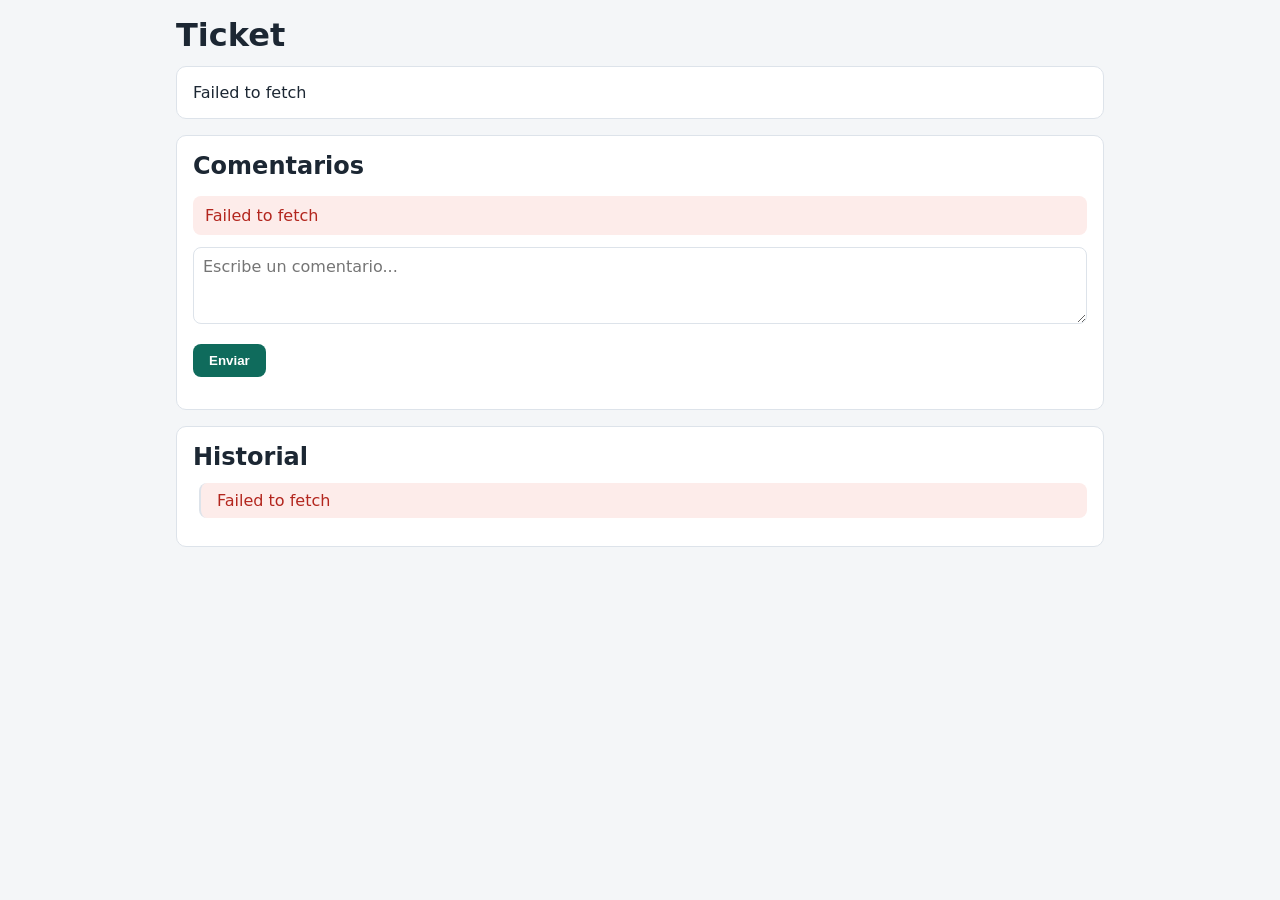
<file: Lisseth/frontend/ticket-detail.html>
<!DOCTYPE html>
<html lang="es"><head><meta charset="UTF-8"><meta name="viewport" content="width=device-width, initial-scale=1">
<title>Detalle del ticket</title><link rel="stylesheet" href="css/persona3.css"></head>
<body><main>
  <h1 id="ticket-title">Ticket</h1>
  <!-- Persona 2: la información del ticket y los botones de estado van en este bloque -->
  <div class="card" id="ticket-info"></div>

  <div class="card">
    <h2>Comentarios</h2>
    <div id="comments-list"></div>
    <div id="comment-msg" class="msg"></div>
    <textarea id="comment-text" rows="3" maxlength="1000" placeholder="Escribe un comentario..."></textarea>
    <p><button id="comment-send">Enviar</button></p>
  </div>

  <div class="card">
    <h2>Historial</h2>
    <ul id="history-list" class="timeline"></ul>
  </div>
</main>
<script src="js/api.js"></script><script src="js/comments.js"></script><script src="js/history.js"></script>
<script>
  const ticketId = new URLSearchParams(location.search).get("id");
  (async () => {
    try {
      const t = await apiFetch(`/api/tickets/${ticketId}`);
      document.getElementById("ticket-title").textContent = `#${t.id} — ${t.title}`;
      document.getElementById("ticket-info").innerHTML =
        `<p>${esc(t.description)}</p><p><span class="badge">${esc(t.status)}</span> ${esc(t.priority)} · ${esc(t.category)}</p>`;
    } catch (e) { document.getElementById("ticket-info").textContent = e.message; }
  })();
  loadComments(ticketId); initCommentForm(ticketId); loadHistory(ticketId);
</script></body></html>
</file>
<file: Frontend/styles.css>
:root {
    --ink:#182a32;
    --muted:#71818a;
    --green:#14796c;
    --mint:#e6f3ed;
    --orange:#e49e63;
    --line:#e2e8e7;
    --bg:#f5f7f6;
    --side:#172f32
}
* {
    box-sizing:border-box
}
body {
    margin:0;
    color:var(--ink);
    background:var(--bg);
    font:15px/1.55 "Segoe UI",Arial,sans-serif
}
button,input,select,textarea {
    font:inherit
}
button,a,input,select,summary {
    touch-action:manipulation
}
button {
    cursor:pointer;
    border:0;
    border-radius:9px;
    padding:11px 16px;
    font-weight:600;
    transition:background .15s
}
button:disabled {
    opacity:.5;
    cursor:wait
}
button:focus-visible,a:focus-visible,input:focus-visible,select:focus-visible,summary:focus-visible {
    outline:3px solid #e0a265;
    outline-offset:3px
}
a {
    color:var(--green)
}
[hidden] {
    display:none!important
}
.primary {
    background:var(--green);
    color:white
}
.primary:hover {
    background:#0a6156
}
.secondary {
    border:1px solid var(--line);
    background:white;
    color:var(--ink)
}
.danger {
    background:#ffeded;
    color:#a93636
}
.link-button {
    background:transparent;
    color:var(--green);
    padding:5px 8px
}
.icon-button {
    background:transparent;
    font-size:20px;
    padding:6px 10px
}
.muted,small {
    color:var(--muted)
}
.eyebrow {
    color:var(--green);
    font-size:11px;
    letter-spacing:2px;
    font-weight:750
}
h1,h2,h3,p {
    margin-top:0
}
h1 {
    font-size:33px;
    letter-spacing:-1.2px;
    line-height:1.2;
    margin-bottom:10px
}
h2 {
    font-size:27px;
    letter-spacing:-.8px;
    margin-bottom:12px
}
h3 {
    font-size:18px;
    margin-bottom:7px
}
.brand {
    display:flex;
    gap:13px;
    align-items:center;
    color:white;
    text-decoration:none;
    font-size:31px;
    font-weight:700;
    letter-spacing:3px
}
.brand-small {
    display:block;
    font-size:8px;
    font-weight:500;
    letter-spacing:2px;
    color:#a2beb9;
    margin-top:-4px
}
.login-screen {
    min-height:100vh;
    display:grid;
    grid-template-columns:1.05fr 1fr
}
.login-story {
    background:var(--side);
    color:white;
    display:flex;
    flex-direction:column;
    justify-content:space-between;
    padding:55px 9%;
    background-image:radial-gradient(ellipse at 90% 70%,#305651 0,transparent 65%)
}
.login-story h1 {
    font-size:clamp(36px,4vw,62px);
    margin-top:22px
}
.login-story p {
    max-width:390px;
    color:#b2cac5;
    font-size:17px;
    line-height:1.8
}
.login-story .eyebrow {
    color:#b2dace
}
.story-tags {
    display:flex;
    gap:10px;
    margin-top:40px;
    flex-wrap:wrap
}
.story-tags span {
    border:1px solid #49635f;
    border-radius:24px;
    padding:9px 15px;
    color:#cadbd8;
    font-size:12px
}
.login-panel {
    display:grid;
    place-items:center;
    padding:50px 25px;
    background:#fff
}
.login-panel form {
    width:min(100%,365px)
}
.login-panel h2 {
    margin-top:12px;
    font-size:35px
}
.login-panel label {
    margin-top:22px
}
.wide {
    width:100%;
    display:flex;
    justify-content:space-between
}
.login-foot {
    display:block;
    text-align:center;
    margin-top:24px;
    font-size:12px
}
label {
    display:block;
    font-size:13px;
    font-weight:600;
    margin-bottom:17px
}
input,select,textarea {
    display:block;
    width:100%;
    border:1px solid #d6e0de;
    background:#fff;
    color:var(--ink);
    border-radius:8px;
    padding:11px 12px;
    margin-top:7px;
    min-width:0
}
input[type=checkbox] {
    width:auto;
    display:inline;
    margin:0;
    accent-color:var(--green)
}
input:disabled {
    background:var(--bg)
}
details {
    font-size:12px;
    margin:22px 0
}
summary {
    cursor:pointer;
    color:var(--muted)
}
.error {
    color:#b63535;
    font-size:13px;
    margin:13px 0;
    white-space:pre-line
}
.layout {
    display:flex;
    min-height:100vh
}
aside {
    width:235px;
    position:fixed;
    inset:0 auto 0 0;
    background:var(--side);
    color:#b7cfca;
    padding:32px 20px;
    display:flex;
    flex-direction:column;
    z-index:5
}
aside .brand {
    margin:0 14px 46px
}
.nav-label {
    font-size:9px;
    letter-spacing:1.6px;
    margin:0 16px 16px;
    color:#7eaaa2
}
nav button {
    display:flex;
    align-items:center;
    gap:14px;
    background:transparent;
    color:#bdd0cb;
    width:100%;
    text-align:left;
    margin:5px 0;
    padding:12px 17px;
    font-weight:500
}
nav button.active {
    background:#2c514d;
    color:#fff
}
nav button:hover {
    background:#244541
}
.nav-icon {
    font-size:19px;
    width:22px
}
.sidebar-bottom {
    margin-top:auto;
    padding:22px 12px 0
}
.connection {
    font-size:11px;
    color:#c6dad5
}
.connection i {
    display:inline-block;
    width:6px;
    height:6px;
    background:#8cccb4;
    border-radius:50%;
    margin-right:7px
}
.sidebar-bottom small {
    display:block;
    font-size:9px;
    overflow-wrap:anywhere;
    margin:9px 0 22px
}
.logout {
    background:transparent;
    color:#b7cfca;
    padding:8px 0;
    font-size:12px
}
.main {
    margin-left:235px;
    width:calc(100% - 235px)
}
header {
    height:88px;
    background:white;
    border-bottom:1px solid var(--line);
    padding:0 40px;
    display:flex;
    align-items:center;
    justify-content:space-between
}
.breadcrumb {
    color:var(--muted);
    font-size:12px
}
.breadcrumb span {
    margin:0 15px;
    color:#bfc8c6
}
.breadcrumb strong {
    font-weight:500;
    color:var(--ink)
}
.profile {
    display:flex;
    align-items:center;
    gap:12px;
    background:transparent;
    text-align:left;
    padding:0
}
.profile b {
    font-size:12px
}
.profile small {
    display:block;
    font-size:10px
}
.avatar {
    background:#edf3ec;
    color:var(--green);
    width:38px;
    height:38px;
    border:1px solid #dce8dd;
    border-radius:50%;
    display:grid;
    place-items:center;
    font-size:13px
}
#menu-toggle {
    display:none
}
main {
    padding:37px 40px;
    max-width:1500px;
    margin:auto;
    min-height:calc(100vh - 145px)
}
.page-heading {
    display:flex;
    justify-content:space-between;
    align-items:center;
    gap:15px;
    margin-bottom:27px
}
.page-heading p {
    color:var(--muted);
    font-size:13px;
    margin:0
}
.page-heading .eyebrow {
    display:block;
    margin-bottom:9px
}
.page-heading h1 {
    font-size:29px
}
.date-label {
    font-size:12px;
    color:var(--muted)
}
.cards {
    display:grid;
    grid-template-columns:repeat(3,minmax(0,1fr));
    gap:18px;
    margin:25px 0
}
.card {
    background:white;
    border:1px solid var(--line);
    border-radius:13px;
    padding:23px
}
.card-icon {
    display:grid;
    place-items:center;
    width:39px;
    height:39px;
    border-radius:10px;
    background:var(--mint);
    color:var(--green);
    font-size:21px;
    margin-bottom:18px
}
.card:nth-child(2) .card-icon {
    background:#fbefe5;
    color:#b98251
}
.card:nth-child(3) .card-icon {
    background:#eaf0f8;
    color:#657f9c
}
.card .metric {
    font-size:35px;
    font-weight:650;
    letter-spacing:-1px;
    margin:5px 0
}
.card p {
    font-size:12px;
    color:var(--muted)
}
.hero {
    background:#e7efe8;
    border:1px solid #d3e1d4;
    border-radius:13px;
    padding:28px 30px;
    display:flex;
    align-items:center;
    justify-content:space-between;
    gap:20px
}
.hero h2 {
    font-size:23px
}
.hero p {
    max-width:570px;
    font-size:13px;
    color:#5a7466;
    margin-bottom:0
}
.hero-mark {
    font-size:63px;
    color:#729b83;
    line-height:1
}
.panel {
    background:#fff;
    border:1px solid var(--line);
    border-radius:13px;
    overflow:hidden;
    margin-top:20px
}
.panel-title {
    display:flex;
    justify-content:space-between;
    align-items:center;
    padding:21px 24px;
    border-bottom:1px solid var(--line)
}
.panel-title h3 {
    margin:0;
    font-size:16px
}
.toolbar {
    display:flex;
    gap:9px;
    align-items:center;
    flex-wrap:wrap
}
.toolbar input {
    max-width:260px;
    margin:0;
    padding:9px 12px;
    font-size:12px
}
.table-wrap {
    overflow-x:auto
}
table {
    width:100%;
    border-collapse:collapse;
    font-size:13px;
    text-align:left
}
th {
    font-weight:600;
    font-size:10px;
    text-transform:uppercase;
    letter-spacing:.7px;
    color:var(--muted);
    padding:13px 22px;
    background:#fafcfb
}
td {
    padding:17px 22px;
    border-bottom:1px solid #eef1ef;
    vertical-align:middle
}
tr:last-child td {
    border-bottom:0
}
.cell-title {
    font-weight:600
}
.cell-sub {
    font-size:11px;
    color:var(--muted);
    display:block;
    margin-top:3px
}
.badge {
    display:inline-flex;
    padding:4px 9px;
    border-radius:5px;
    font-size:10px;
    font-weight:600;
    background:var(--mint);
    color:var(--green);
    white-space:nowrap
}
.badge.off {
    color:#9c6b45;
    background:#fbefe4
}
.actions {
    display:flex;
    gap:4px;
    flex-wrap:wrap
}
.actions button {
    font-size:11px;
    padding:6px 8px
}
.empty {
    padding:45px 25px;
    text-align:center;
    color:var(--muted);
    font-size:13px
}
.pagination {
    display:flex;
    justify-content:space-between;
    align-items:center;
    padding:15px 22px;
    border-top:1px solid var(--line);
    font-size:11px;
    color:var(--muted)
}
.pagination button {
    font-size:11px;
    padding:6px 11px
}
.quick-links {
    display:grid;
    grid-template-columns:repeat(2,minmax(0,1fr));
    gap:1px;
    background:var(--line)
}
.quick-link {
    padding:22px;
    background:white;
    border-radius:0;
    text-align:left;
    display:flex;
    justify-content:space-between;
    color:var(--ink)
}
.quick-link small {
    display:block;
    font-size:11px;
    font-weight:400;
    margin-top:4px
}
.note {
    background:#f0f5f2;
    border-radius:8px;
    padding:13px 15px;
    color:#587166;
    font-size:12px;
    margin-bottom:18px
}
.fields {
    display:grid;
    grid-template-columns:1fr 1fr;
    gap:0 18px
}
.check-label {
    display:flex;
    gap:10px;
    align-items:center;
    font-weight:400
}
.chips {
    display:flex;
    gap:6px;
    flex-wrap:wrap
}
.chip {
    background:#f0f4f2;
    color:#4f7165;
    border-radius:5px;
    padding:4px 7px;
    font-size:10px;
    overflow-wrap:anywhere
}
.checks {
    display:grid;
    grid-template-columns:1fr 1fr;
    gap:10px;
    max-height:220px;
    overflow:auto;
    padding:12px;
    border:1px solid var(--line);
    border-radius:8px;
    margin-bottom:18px
}
.checks label {
    font-size:11px;
    margin:0;
    display:flex;
    align-items:center;
    gap:7px
}
.inline-fields {
    display:flex;
    gap:10px;
    align-items:end
}
.inline-fields label {
    flex:1
}
.sale-line {
    display:grid;
    grid-template-columns:1fr 100px 35px;
    gap:10px;
    align-items:center;
    margin-bottom:10px
}
.sale-line input {
    margin:0
}
.sale-line select {
    margin:0
}
.totals {
    display:flex;
    justify-content:space-between;
    background:var(--bg);
    padding:15px;
    margin-top:20px;
    border-radius:9px
}
.totals b {
    font-size:23px;
    color:var(--green)
}
dialog {
    border:0;
    border-radius:14px;
    box-shadow:0 25px 100px #102c3240;
    width:min(680px,calc(100% - 30px));
    max-height:90vh;
    padding:0
}
dialog::backdrop {
    background:#132e3260;
    backdrop-filter:blur(3px)
}
#modal-form {
    padding:27px
}
.modal-heading {
    display:flex;
    align-items:start;
    justify-content:space-between;
    margin-bottom:18px
}
.modal-heading h2 {
    font-size:23px;
    margin-top:8px
}
.modal-footer {
    display:flex;
    justify-content:flex-end;
    gap:10px;
    border-top:1px solid var(--line);
    padding-top:20px;
    margin-top:22px
}
.info-row {
    display:flex;
    justify-content:space-between;
    gap:20px;
    padding:8px 0;
    border-bottom:1px solid var(--line);
    font-size:13px
}
.info-row:last-child {
    border:0
}
.info-row b {
    text-align:right
}
.permission-group {
    margin:20px 0
}
.permission-group h3 {
    font-size:13px
}
footer {
    padding:17px 40px;
    border-top:1px solid var(--line);
    font-size:10px;
    color:var(--muted);
    display:flex;
    justify-content:space-between
}
#toast {
    position:fixed;
    bottom:25px;
    right:25px;
    z-index:30;
    max-width:400px;
    background:var(--side);
    color:white;
    padding:14px 20px;
    border-radius:10px;
    box-shadow:0 8px 30px #17323222;
    display:none;
    font-size:13px
}
#toast.visible {
    display:block
}
#toast.bad {
    background:#943c3c
}
@media(max-width:1100px) {
    aside {
        width:205px
    }
    .main {
        margin-left:205px;
        width:calc(100% - 205px)
    }
    main,header {
        padding-left:25px;
        padding-right:25px
    }
    td,th {
        padding-left:15px;
        padding-right:15px
    }
    .cards {
        gap:12px
    }
}
@media(max-width:760px) {
    .login-screen {
        grid-template-columns:1fr
    }
    .login-story {
        padding:28px;
        min-height:300px
    }
    .login-story .brand {
        margin-bottom:30px
    }
    .login-story h1 {
        font-size:36px
    }
    .login-story small,.story-tags {
        display:none
    }
    .login-panel {
        padding:35px 25px
    }
    .login-panel h2 {
        font-size:28px
    }
    aside {
        transform:translateX(-100%);
        transition:transform .2s;
        width:235px
    }
    aside.open {
        transform:translateX(0);
        box-shadow:0 0 0 100vw #182a3260
    }
    .main {
        margin-left:0;
        width:100%
    }
    header {
        height:75px;
        padding:0 18px;
        gap:10px
    }
    #menu-toggle {
        display:block
    }
    .breadcrumb {
        display:none
    }
    main {
        padding:25px 18px
    }
    .cards {
        grid-template-columns:1fr
    }
    .card {
        display:grid;
        grid-template-columns:50px 1fr auto;
        gap:10px;
        align-items:center
    }
    .card-icon {
        margin:0
    }
    .card p {
        margin:0
    }
    .card .metric {
        font-size:28px
    }
    .card .link-button {
        grid-column:2/4;
        text-align:left;
        padding-left:0
    }
    .hero {
        padding:20px
    }
    .hero-mark {
        display:none
    }
    .page-heading {
        align-items:start
    }
    .page-heading h1 {
        font-size:26px
    }
    .date-label {
        display:none
    }
    .panel-title {
        padding:16px;
        gap:10px;
        flex-wrap:wrap
    }
    .quick-links {
        grid-template-columns:1fr
    }
    .fields {
        grid-template-columns:1fr
    }
    .checks {
        grid-template-columns:1fr
    }
    .sale-line {
        grid-template-columns:1fr 65px 30px
    }
    .profile small {
        font-size:9px
    }
    .page-heading .toolbar button {
        padding:9px;
        font-size:12px
    }
    footer {
        padding:18px
    }
    footer span {
        display:none
    }
    .inline-fields {
        flex-wrap:wrap
    }
    .inline-fields label {
        min-width:160px
    }
    #toast {
        left:18px;
        right:18px;
        max-width:none
    }
}

/* ==============================================================================
   CAMPUSDESK - Soporte Técnico & Mesa de Ayuda (TechNova Solutions)
   ============================================================================== */
:root {
    --brand-dark: #0D1E1B;
    --brand-emerald: #10B981;
    --brand-teal: #064E3B;
    --brand-light: #F8FAFC;
    --brand-border: #E2E8F0;
    --status-abierta: #0284C7;
    --status-asignada: #D97706;
    --status-proceso: #6366F1;
    --status-resuelta: #10B981;
    --status-cerrada: #64748B;
}

.campus-app {
    min-height: 100vh;
    display: flex;
    flex-direction: column;
    background: #F1F5F9;
    font-family: -apple-system, BlinkMacSystemFont, "Segoe UI", Roboto, Helvetica, Arial, sans-serif;
    color: #1E293B;
}

/* Navbar */
.campus-navbar {
    background: #0D1E1B;
    color: white;
    padding: 14px 28px;
    display: flex;
    justify-content: space-between;
    align-items: center;
    border-bottom: 1px solid rgba(16, 185, 129, 0.2);
    position: sticky;
    top: 0;
    z-index: 100;
    box-shadow: 0 4px 20px rgba(0, 0, 0, 0.15);
}

.campus-brand {
    display: flex;
    align-items: center;
    gap: 12px;
    text-decoration: none;
    color: white;
}

.campus-brand-title {
    font-size: 19px;
    font-weight: 800;
    letter-spacing: 1.5px;
    margin: 0;
    color: #FFFFFF;
}

.campus-brand-sub {
    font-size: 10px;
    letter-spacing: 1.5px;
    color: #34D399;
    text-transform: uppercase;
}

.navbar-user {
    display: flex;
    align-items: center;
    gap: 16px;
}

.user-chip {
    display: flex;
    align-items: center;
    gap: 10px;
    background: rgba(255, 255, 255, 0.08);
    padding: 6px 14px;
    border-radius: 999px;
    border: 1px solid rgba(255, 255, 255, 0.12);
}

.role-pill {
    font-size: 11px;
    font-weight: 700;
    padding: 3px 8px;
    border-radius: 999px;
    text-transform: uppercase;
    letter-spacing: 0.5px;
}

.role-pill.admin {
    background: #FEF3C7;
    color: #92400E;
}

.role-pill.technician {
    background: #E0E7FF;
    color: #3730A3;
}

.role-pill.user {
    background: #D1FAE5;
    color: #065F46;
}

.btn-ghost-logout {
    background: transparent;
    border: 1px solid rgba(239, 68, 68, 0.5);
    color: #FCA5A5;
    padding: 6px 14px;
    border-radius: 6px;
    font-size: 13px;
    cursor: pointer;
    transition: all 0.2s;
}

.btn-ghost-logout:hover {
    background: rgba(239, 68, 68, 0.15);
    color: #EF4444;
}

/* Main Container */
.campus-main {
    max-width: 1280px;
    width: 100%;
    margin: 0 auto;
    padding: 28px 20px;
    flex: 1;
}

/* Header Section */
.view-header {
    display: flex;
    justify-content: space-between;
    align-items: center;
    margin-bottom: 24px;
    flex-wrap: wrap;
    gap: 16px;
}

.view-title h1 {
    font-size: 26px;
    font-weight: 700;
    margin: 0 0 4px 0;
    color: #0F172A;
}

.view-title p {
    color: #64748B;
    margin: 0;
    font-size: 14px;
}

.view-actions {
    display: flex;
    gap: 10px;
}

.btn-campus-primary {
    background: #10B981;
    color: white;
    border: none;
    padding: 10px 18px;
    border-radius: 8px;
    font-weight: 600;
    font-size: 14px;
    cursor: pointer;
    display: inline-flex;
    align-items: center;
    gap: 8px;
    transition: all 0.2s;
    box-shadow: 0 2px 6px rgba(16, 185, 129, 0.25);
}

.btn-campus-primary:hover {
    background: #059669;
    box-shadow: 0 4px 12px rgba(16, 185, 129, 0.35);
}

.btn-campus-secondary {
    background: white;
    color: #334155;
    border: 1px solid #CBD5E1;
    padding: 10px 16px;
    border-radius: 8px;
    font-weight: 600;
    font-size: 14px;
    cursor: pointer;
    display: inline-flex;
    align-items: center;
    gap: 6px;
    transition: all 0.2s;
}

.btn-campus-secondary:hover {
    background: #F8FAFC;
    border-color: #94A3B8;
}

/* Metrics Grid */
.metrics-grid {
    display: grid;
    grid-template-columns: repeat(6, 1fr);
    gap: 14px;
    margin-bottom: 24px;
}

@media (max-width: 1024px) {
    .metrics-grid {
        grid-template-columns: repeat(3, 1fr);
    }
}

@media (max-width: 640px) {
    .metrics-grid {
        grid-template-columns: repeat(2, 1fr);
    }
}

.metric-card {
    background: white;
    border: 1px solid #E2E8F0;
    border-radius: 10px;
    padding: 16px;
    cursor: pointer;
    transition: all 0.2s ease;
    box-shadow: 0 1px 3px rgba(0,0,0,0.03);
    position: relative;
    overflow: hidden;
}

.metric-card:hover {
    transform: translateY(-2px);
    box-shadow: 0 6px 16px rgba(0,0,0,0.06);
    border-color: #CBD5E1;
}

.metric-card.active-filter {
    border-color: #10B981;
    box-shadow: 0 0 0 2px rgba(16, 185, 129, 0.3);
}

.metric-card::before {
    content: '';
    position: absolute;
    top: 0;
    left: 0;
    right: 0;
    height: 4px;
    background: #CBD5E1;
}

.metric-card.m-total::before { background: #3B82F6; }
.metric-card.m-abierta::before { background: var(--status-abierta); }
.metric-card.m-asignada::before { background: var(--status-asignada); }
.metric-card.m-proceso::before { background: var(--status-proceso); }
.metric-card.m-resuelta::before { background: var(--status-resuelta); }
.metric-card.m-cerrada::before { background: var(--status-cerrada); }

.metric-num {
    font-size: 26px;
    font-weight: 800;
    color: #0F172A;
    line-height: 1.2;
    margin-bottom: 4px;
}

.metric-lbl {
    font-size: 12px;
    font-weight: 600;
    color: #64748B;
    text-transform: uppercase;
    letter-spacing: 0.5px;
}

/* Control Toolbar & Filters */
.toolbar-card {
    background: white;
    border: 1px solid #E2E8F0;
    border-radius: 10px;
    padding: 16px 20px;
    margin-bottom: 20px;
    display: flex;
    flex-wrap: wrap;
    gap: 12px;
    align-items: center;
    box-shadow: 0 1px 3px rgba(0,0,0,0.02);
}

.toolbar-search {
    flex: 1;
    min-width: 220px;
}

.toolbar-search input {
    margin: 0;
    padding: 9px 14px;
    font-size: 14px;
    border: 1px solid #CBD5E1;
    border-radius: 6px;
    width: 100%;
}

.toolbar-selects {
    display: flex;
    gap: 10px;
    flex-wrap: wrap;
}

.toolbar-selects select {
    margin: 0;
    padding: 9px 12px;
    font-size: 13.5px;
    border: 1px solid #CBD5E1;
    border-radius: 6px;
    background: white;
    color: #334155;
    cursor: pointer;
}

/* Table Card */
.table-card {
    background: white;
    border: 1px solid #E2E8F0;
    border-radius: 10px;
    overflow: hidden;
    box-shadow: 0 2px 8px rgba(0,0,0,0.03);
}

.table-responsive {
    overflow-x: auto;
}

.campus-table {
    width: 100%;
    border-collapse: collapse;
    font-size: 14px;
    text-align: left;
}

.campus-table th {
    background: #F8FAFC;
    color: #475569;
    font-weight: 600;
    padding: 14px 16px;
    border-bottom: 1px solid #E2E8F0;
    white-space: nowrap;
    text-transform: uppercase;
    font-size: 11.5px;
    letter-spacing: 0.5px;
}

.campus-table td {
    padding: 14px 16px;
    border-bottom: 1px solid #F1F5F9;
    color: #334155;
    vertical-align: middle;
}

.campus-table tr:hover td {
    background: #F8FAFC;
}

/* Badges */
.badge {
    display: inline-flex;
    align-items: center;
    padding: 3px 9px;
    border-radius: 999px;
    font-size: 11.5px;
    font-weight: 700;
    letter-spacing: 0.3px;
    text-transform: uppercase;
    white-space: nowrap;
}

/* Status Badges */
.badge-status-ABIERTA {
    background: #E0F2FE;
    color: #0369A1;
    border: 1px solid #BAE6FD;
}
.badge-status-ASIGNADA {
    background: #FEF3C7;
    color: #B45309;
    border: 1px solid #FDE68A;
}
.badge-status-EN_PROCESO {
    background: #EEF2FF;
    color: #4338CA;
    border: 1px solid #C7D2FE;
}
.badge-status-RESUELTA {
    background: #D1FAE5;
    color: #065F46;
    border: 1px solid #A7F3D0;
}
.badge-status-CERRADA {
    background: #F1F5F9;
    color: #475569;
    border: 1px solid #CBD5E1;
}

/* Priority Badges */
.badge-prio-BAJA {
    background: #F0FDF4;
    color: #166534;
    border: 1px solid #DCFCE7;
}
.badge-prio-MEDIA {
    background: #FEF9C3;
    color: #854D0E;
    border: 1px solid #FEF08A;
}
.badge-prio-ALTA {
    background: #FFEDD5;
    color: #9A3412;
    border: 1px solid #FED7AA;
}
.badge-prio-CRITICA {
    background: #FFE4E6;
    color: #9F1239;
    border: 1px solid #FECDD3;
    animation: pulse-danger 2s infinite;
}

@keyframes pulse-danger {
    0%, 100% { box-shadow: 0 0 0 0 rgba(225, 29, 72, 0.4); }
    50% { box-shadow: 0 0 0 4px rgba(225, 29, 72, 0); }
}

/* Category Badge */
.badge-cat {
    background: #F1F5F9;
    color: #475569;
    border: 1px solid #E2E8F0;
    font-size: 11px;
}

/* Modals */
.modal-overlay {
    position: fixed;
    top: 0;
    left: 0;
    right: 0;
    bottom: 0;
    background: rgba(15, 23, 42, 0.6);
    backdrop-filter: blur(4px);
    display: flex;
    justify-content: center;
    align-items: center;
    padding: 20px;
    z-index: 1000;
    opacity: 0;
    pointer-events: none;
    transition: opacity 0.2s ease;
}

.modal-overlay.active {
    opacity: 1;
    pointer-events: auto;
}

.modal-container {
    background: white;
    border-radius: 14px;
    max-width: 680px;
    width: 100%;
    max-height: 90vh;
    display: flex;
    flex-direction: column;
    box-shadow: 0 20px 25px -5px rgba(0, 0, 0, 0.2);
    overflow: hidden;
}

.modal-header {
    padding: 20px 24px;
    border-bottom: 1px solid #E2E8F0;
    display: flex;
    justify-content: space-between;
    align-items: center;
}

.modal-header h3 {
    margin: 0;
    font-size: 18px;
    font-weight: 700;
    color: #0F172A;
}

.modal-close-btn {
    background: transparent;
    border: none;
    font-size: 22px;
    color: #94A3B8;
    cursor: pointer;
    line-height: 1;
    padding: 4px;
}

.modal-close-btn:hover {
    color: #0F172A;
}

.modal-body {
    padding: 24px;
    overflow-y: auto;
    flex: 1;
}

.modal-footer {
    padding: 16px 24px;
    border-top: 1px solid #E2E8F0;
    display: flex;
    justify-content: flex-end;
    gap: 10px;
    background: #F8FAFC;
}

/* Modal Tabs */
.modal-tabs {
    display: flex;
    border-bottom: 1px solid #E2E8F0;
    margin-bottom: 20px;
    gap: 8px;
}

.tab-btn {
    background: transparent;
    border: none;
    border-bottom: 2px solid transparent;
    padding: 10px 16px;
    font-size: 13.5px;
    font-weight: 600;
    color: #64748B;
    cursor: pointer;
    transition: all 0.2s;
    border-radius: 0;
}

.tab-btn:hover {
    color: #0F172A;
}

.tab-btn.active {
    color: #10B981;
    border-bottom-color: #10B981;
}

/* Detail Elements */
.detail-grid {
    display: grid;
    grid-template-columns: repeat(2, 1fr);
    gap: 14px;
    margin-bottom: 20px;
}

.detail-cell {
    background: #F8FAFC;
    padding: 12px 14px;
    border-radius: 8px;
    border: 1px solid #E2E8F0;
}

.detail-cell-lbl {
    font-size: 11px;
    color: #64748B;
    font-weight: 600;
    text-transform: uppercase;
    margin-bottom: 4px;
}

.detail-cell-val {
    font-size: 13.5px;
    color: #0F172A;
    font-weight: 600;
}

.description-box {
    background: #F8FAFC;
    border: 1px solid #E2E8F0;
    border-radius: 8px;
    padding: 14px;
    margin-bottom: 20px;
    font-size: 14px;
    line-height: 1.6;
    color: #334155;
    white-space: pre-wrap;
}

/* Action Banner in Detail */
.action-box {
    background: #ECFDF5;
    border: 1px solid #A7F3D0;
    border-radius: 8px;
    padding: 16px;
    margin-bottom: 20px;
}

.action-box-title {
    font-weight: 700;
    font-size: 13.5px;
    color: #065F46;
    margin-bottom: 10px;
}

.closed-box {
    background: #F1F5F9;
    border: 1px solid #CBD5E1;
    border-radius: 8px;
    padding: 14px;
    margin-bottom: 20px;
    color: #475569;
    font-size: 13.5px;
    display: flex;
    align-items: center;
    gap: 8px;
    font-weight: 600;
}

/* Timeline */
.timeline {
    position: relative;
    padding-left: 24px;
    border-left: 2px solid #E2E8F0;
    margin-left: 8px;
}

.timeline-item {
    position: relative;
    margin-bottom: 20px;
}

.timeline-dot {
    position: absolute;
    left: -31px;
    top: 2px;
    width: 12px;
    height: 12px;
    border-radius: 50%;
    background: #10B981;
    border: 2px solid white;
    box-shadow: 0 0 0 2px #E2E8F0;
}

.timeline-content {
    background: #F8FAFC;
    border: 1px solid #E2E8F0;
    border-radius: 8px;
    padding: 12px 14px;
}

.timeline-meta {
    font-size: 11.5px;
    color: #64748B;
    margin-bottom: 4px;
    display: flex;
    justify-content: space-between;
}

.timeline-comment {
    font-size: 13px;
    color: #334155;
}

/* Comments List */
.comments-list {
    display: flex;
    flex-direction: column;
    gap: 12px;
    margin-bottom: 20px;
}

.comment-card {
    background: #F8FAFC;
    border: 1px solid #E2E8F0;
    border-radius: 8px;
    padding: 12px 14px;
}

.comment-header {
    display: flex;
    justify-content: space-between;
    align-items: center;
    margin-bottom: 6px;
    font-size: 12px;
}

.comment-author {
    font-weight: 700;
    color: #0F172A;
}

.comment-body {
    font-size: 13.5px;
    color: #334155;
    line-height: 1.5;
    white-space: pre-wrap;
}

/* Toast Notification */
.campus-toast {
    position: fixed;
    bottom: 24px;
    right: 24px;
    background: #0F172A;
    color: white;
    padding: 12px 20px;
    border-radius: 8px;
    font-size: 14px;
    box-shadow: 0 10px 15px -3px rgba(0, 0, 0, 0.2);
    z-index: 2000;
    transform: translateY(100px);
    opacity: 0;
    transition: all 0.3s cubic-bezier(0.16, 1, 0.3, 1);
    display: flex;
    align-items: center;
    gap: 10px;
}

.campus-toast.show {
    transform: translateY(0);
    opacity: 1;
}

.campus-toast.success {
    background: #065F46;
    border-left: 4px solid #10B981;
}

.campus-toast.error {
    background: #881337;
    border-left: 4px solid #F43F5E;
}
</file>
<file: Frontend/auth.css>
/* ==========================================================================
   CAMPUSDESK - Hoja de Estilos de Autenticación (login.html y registro.html)
   Inspirada estrictamente en la paleta y diseño de la plantilla NEXO
   ========================================================================== */

:root {
  --bg-dark: #0D1917;             /* Verde-gris muy oscuro (lado izquierdo) */
  --bg-split: #14352E;            /* Verde bosque oscuro (lado derecho) */
  --card-bg: #132220;             /* Fondo de la tarjeta central */
  --card-border: #1D3B35;         /* Borde sutil de la tarjeta */
  --input-bg: #0C1817;            /* Fondo de inputs */
  --input-border: #1B3C36;        /* Borde de inputs */
  --primary: #10B981;             /* Verde esmeralda vibrante para botones/acentos */
  --primary-hover: #0EA577;       /* Hover de botones */
  --text-main: #F4F6F5;           /* Off-white para textos principales e inputs */
  --text-muted: #8EA39E;          /* Textos secundarios y etiquetas */
  --text-dim: #5D7570;            /* Textos del pie de página */
  --error-bg: rgba(239, 68, 68, 0.15);
  --error-border: rgba(239, 68, 68, 0.35);
  --error-text: #FCA5A5;
  --success-bg: rgba(16, 185, 129, 0.15);
  --success-border: rgba(16, 185, 129, 0.35);
  --success-text: #A7F3D0;
  --radius-sm: 6px;
  --radius-md: 8px;
}

* {
  box-sizing: border-box;
  margin: 0;
  padding: 0;
}

body {
  min-height: 100vh;
  display: flex;
  flex-direction: column;
  justify-content: space-between;
  background: linear-gradient(90deg, var(--bg-dark) 50%, var(--bg-split) 50%);
  color: var(--text-main);
  font-family: -apple-system, BlinkMacSystemFont, "Segoe UI", Roboto, "Helvetica Neue", Arial, sans-serif;
  -webkit-font-smoothing: antialiased;
}

/* En pantallas móviles se unifica el fondo para una vista limpia */
@media (max-width: 768px) {
  body {
    background: var(--bg-dark);
  }
}

/* Contenedor principal centrado */
.auth-wrapper {
  flex: 1;
  display: flex;
  align-items: center;
  justify-content: center;
  padding: 24px 16px;
}

/* Tarjeta del formulario */
.auth-card {
  width: 100%;
  max-width: 420px;
  background-color: var(--card-bg);
  border: 1px solid var(--card-border);
  border-radius: var(--radius-md);
  box-shadow: 0 16px 40px rgba(0, 0, 0, 0.45);
  padding: 36px 32px 32px;
}

/* Encabezado con Logo e Isologo */
.auth-header {
  text-align: center;
  margin-bottom: 28px;
}

.auth-logo-box {
  display: inline-flex;
  align-items: center;
  justify-content: center;
  margin-bottom: 12px;
}

.auth-title {
  font-size: 24px;
  font-weight: 700;
  letter-spacing: 0.5px;
  color: var(--text-main);
  margin-bottom: 4px;
}

.auth-subtitle {
  font-size: 13.5px;
  color: var(--text-muted);
  font-weight: 400;
}

/* Grupo de campos */
.form-group {
  margin-bottom: 20px;
}

.form-label {
  display: block;
  font-size: 13.5px;
  font-weight: 500;
  color: var(--text-muted);
  margin-bottom: 7px;
}

.form-input {
  width: 100%;
  height: 42px;
  background-color: var(--input-bg);
  border: 1px solid var(--input-border);
  border-radius: var(--radius-sm);
  padding: 0 14px;
  font-size: 14px;
  color: var(--text-main);
  outline: none;
  transition: border-color 0.15s ease, box-shadow 0.15s ease;
}

.form-input::placeholder {
  color: #425A55;
}

.form-input:focus {
  border-color: var(--primary);
  box-shadow: 0 0 0 2px rgba(16, 185, 129, 0.25);
}

/* Botón principal */
.btn-primary {
  width: 100%;
  height: 44px;
  background-color: var(--primary);
  color: #FFFFFF;
  border: none;
  border-radius: var(--radius-sm);
  font-size: 14.5px;
  font-weight: 600;
  cursor: pointer;
  margin-top: 6px;
  display: flex;
  align-items: center;
  justify-content: center;
  gap: 8px;
  transition: background-color 0.15s ease, transform 0.08s ease;
}

.btn-primary:hover:not(:disabled) {
  background-color: var(--primary-hover);
}

.btn-primary:active:not(:disabled) {
  transform: scale(0.99);
}

.btn-primary:disabled {
  opacity: 0.6;
  cursor: not-allowed;
}

/* Enlaces de alternancia (login <-> registro) */
.auth-switch {
  text-align: center;
  margin-top: 22px;
  font-size: 13px;
  color: var(--text-muted);
}

.auth-link {
  color: var(--primary);
  text-decoration: none;
  font-weight: 500;
  margin-left: 4px;
  transition: color 0.15s ease, text-decoration 0.15s ease;
}

.auth-link:hover {
  text-decoration: underline;
  color: #34D399;
}

/* Mensajes de Alerta */
.alert {
  padding: 10px 14px;
  border-radius: var(--radius-sm);
  font-size: 13px;
  margin-bottom: 20px;
  display: none;
  line-height: 1.4;
}

.alert.error {
  display: block;
  background-color: var(--error-bg);
  border: 1px solid var(--error-border);
  color: var(--error-text);
}

.alert.success {
  display: block;
  background-color: var(--success-bg);
  border: 1px solid var(--success-border);
  color: var(--success-text);
}

/* Barra inferior (Footer estilo NEXO) */
.auth-footer {
  display: flex;
  align-items: center;
  justify-content: space-between;
  padding: 14px 24px;
  background-color: #0A1312;
  font-size: 12.5px;
  color: var(--text-dim);
}

.auth-footer-center {
  flex: 1;
  text-align: center;
}

.status-badge {
  display: inline-flex;
  align-items: center;
  gap: 7px;
  background-color: #0D201D;
  border: 1px solid #163630;
  border-radius: 999px;
  padding: 4px 12px;
  font-size: 12px;
  color: var(--primary);
}

.status-dot {
  width: 7px;
  height: 7px;
  border-radius: 50%;
  background-color: var(--primary);
  box-shadow: 0 0 6px var(--primary);
}
</file>
<file: Lisseth/frontend/css/persona3.css>
:root{--bg:#f4f6f8;--card:#fff;--ink:#1c2733;--muted:#66758a;--line:#dde3ea;--brand:#0f6b5c;--brand-2:#e8f3f1;--warn:#b3261e;--ok:#1b7f43}
@media (prefers-color-scheme:dark){:root{--bg:#12181f;--card:#1b242d;--ink:#e8edf2;--muted:#93a1b1;--line:#2c3844;--brand:#3cbfa9;--brand-2:#1d3a36;--warn:#ff8a80;--ok:#6fd49b}}
*{box-sizing:border-box}
body{margin:0;font-family:system-ui,Segoe UI,Arial,sans-serif;background:var(--bg);color:var(--ink)}
main{max-width:960px;margin:0 auto;padding:16px}
h1,h2{margin:0 0 12px}
.card{background:var(--card);border:1px solid var(--line);border-radius:10px;padding:16px;margin-bottom:16px}
.grid{display:grid;grid-template-columns:repeat(auto-fit,minmax(150px,1fr));gap:12px}
.stat{background:var(--brand-2);border-radius:10px;padding:14px;text-align:center}
.stat b{display:block;font-size:2rem}
.stat span{color:var(--muted);font-size:.85rem;text-transform:uppercase;letter-spacing:.04em}
button{background:var(--brand);color:#fff;border:0;border-radius:8px;padding:9px 16px;cursor:pointer;font-weight:600}
button:disabled{opacity:.5;cursor:wait}
textarea,select{width:100%;padding:9px;border:1px solid var(--line);border-radius:8px;background:var(--card);color:var(--ink);font:inherit}
table{width:100%;border-collapse:collapse}
th,td{text-align:left;padding:8px;border-bottom:1px solid var(--line);font-size:.92rem}
.table-wrap{overflow-x:auto}
.comment{border-left:3px solid var(--brand);padding:6px 12px;margin-bottom:10px}
.comment small,.timeline small{color:var(--muted)}
.timeline{list-style:none;padding:0;margin:0}
.timeline li{padding:8px 0 8px 16px;border-left:2px solid var(--line);margin-left:6px}
.badge{display:inline-block;padding:2px 8px;border-radius:99px;background:var(--brand-2);font-size:.78rem;font-weight:600}
.msg{padding:10px 12px;border-radius:8px;margin-bottom:12px;display:none}
.msg.error{display:block;background:#fdecea;color:var(--warn)}
.msg.ok{display:block;background:#e6f4ea;color:var(--ok)}
.loading{color:var(--muted)}
.row{display:flex;gap:8px;align-items:center;flex-wrap:wrap}
</file>
